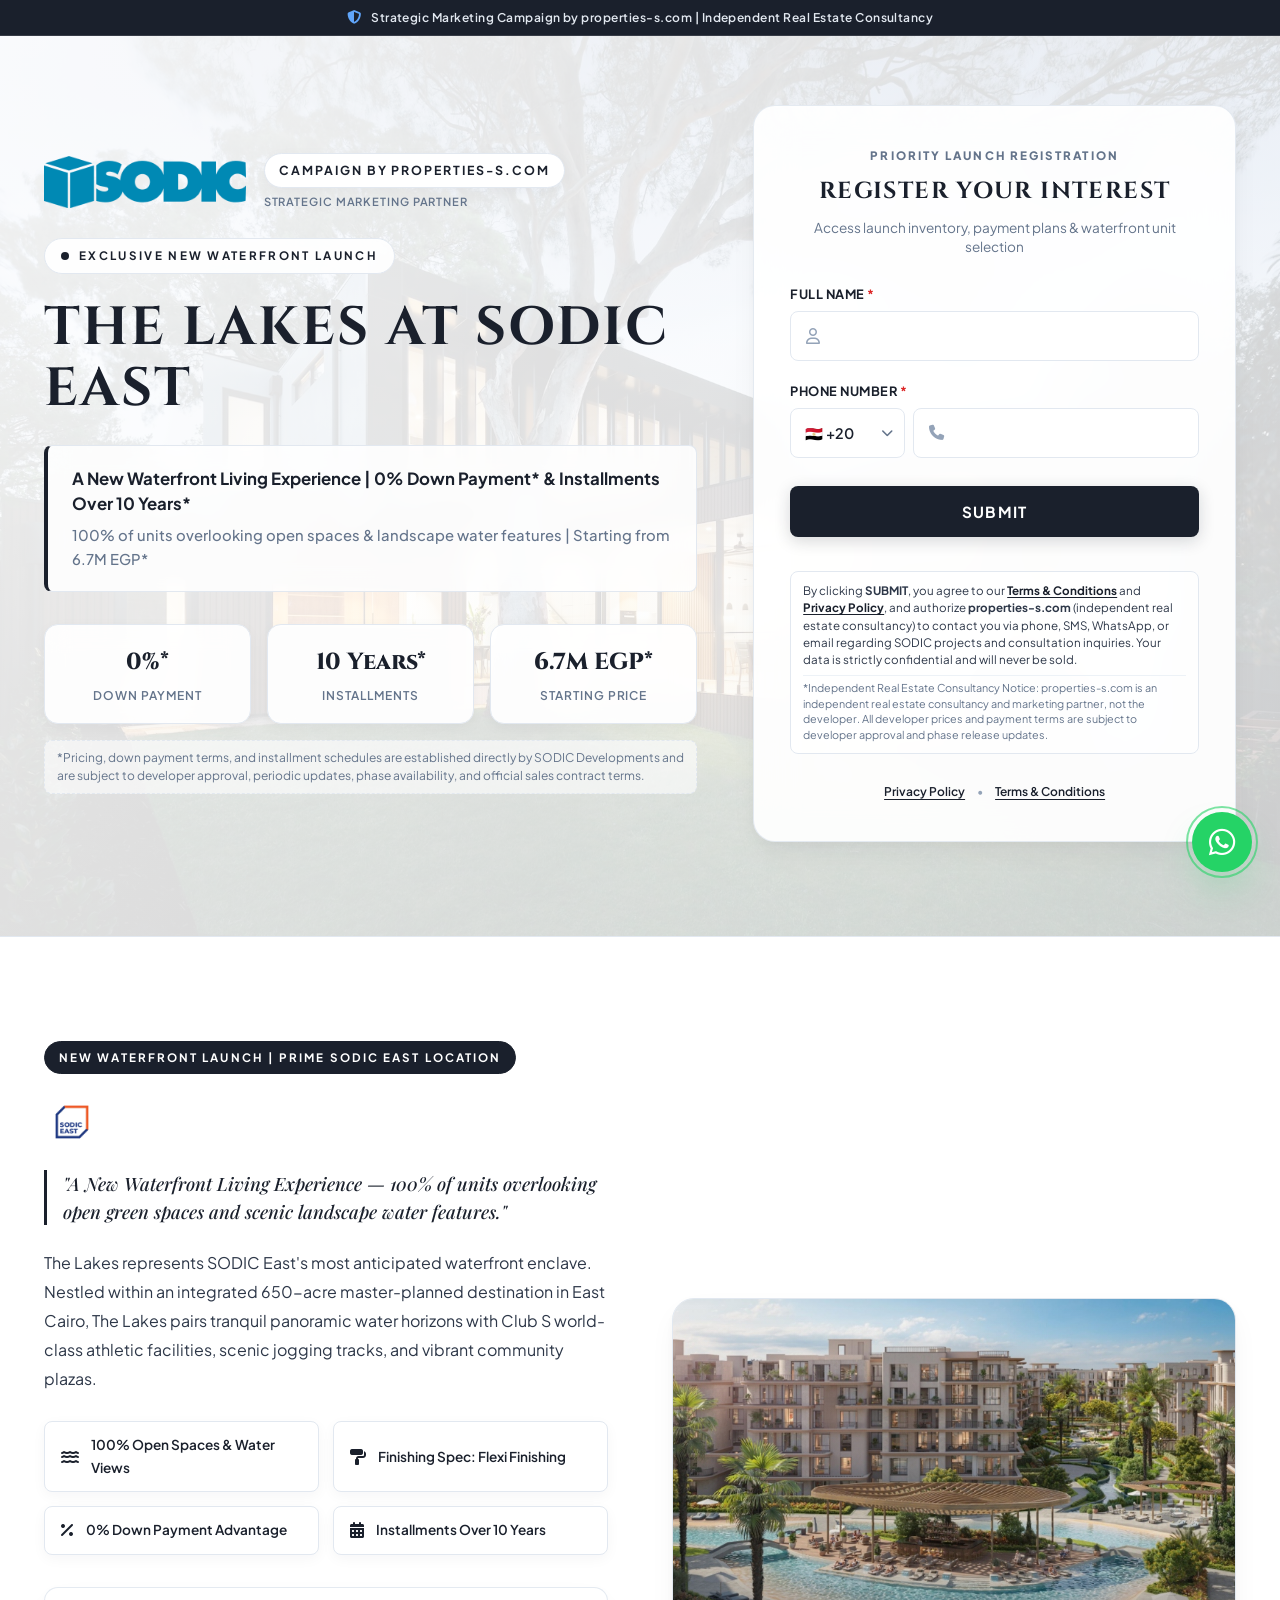
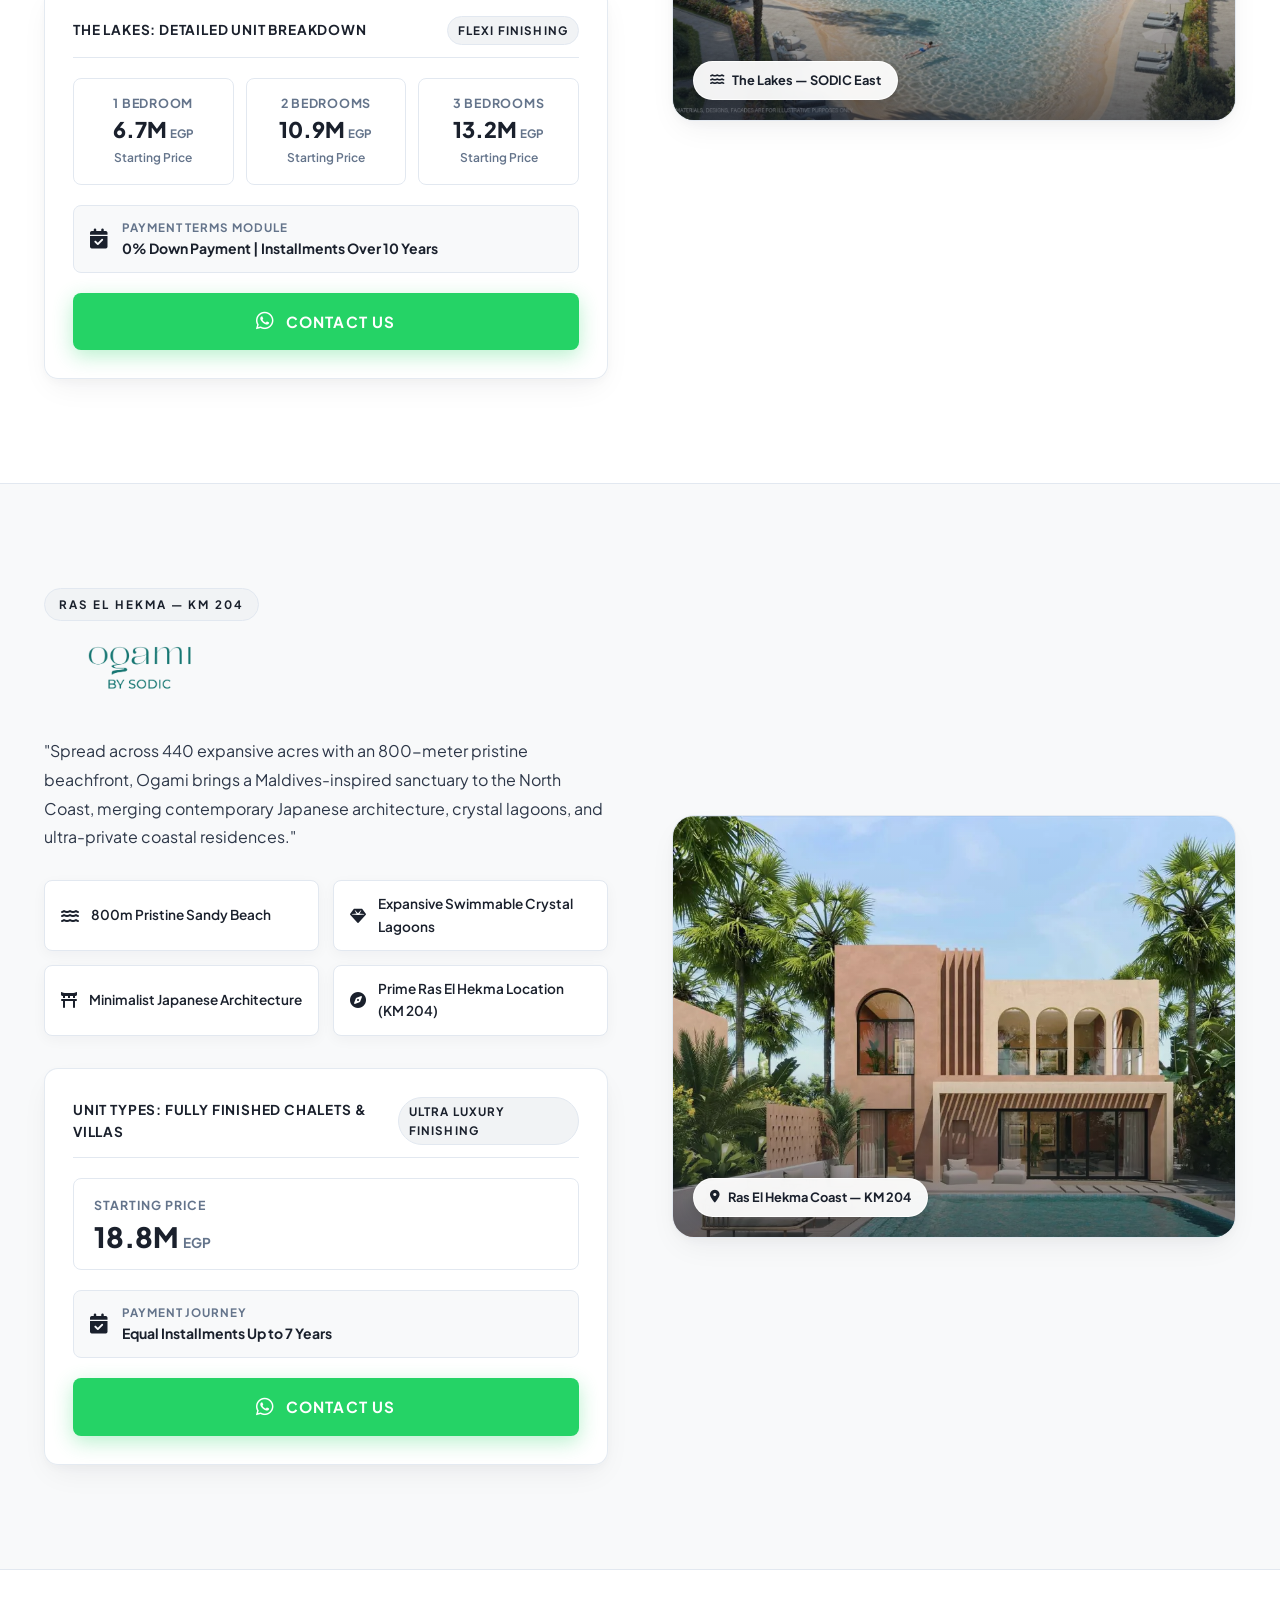
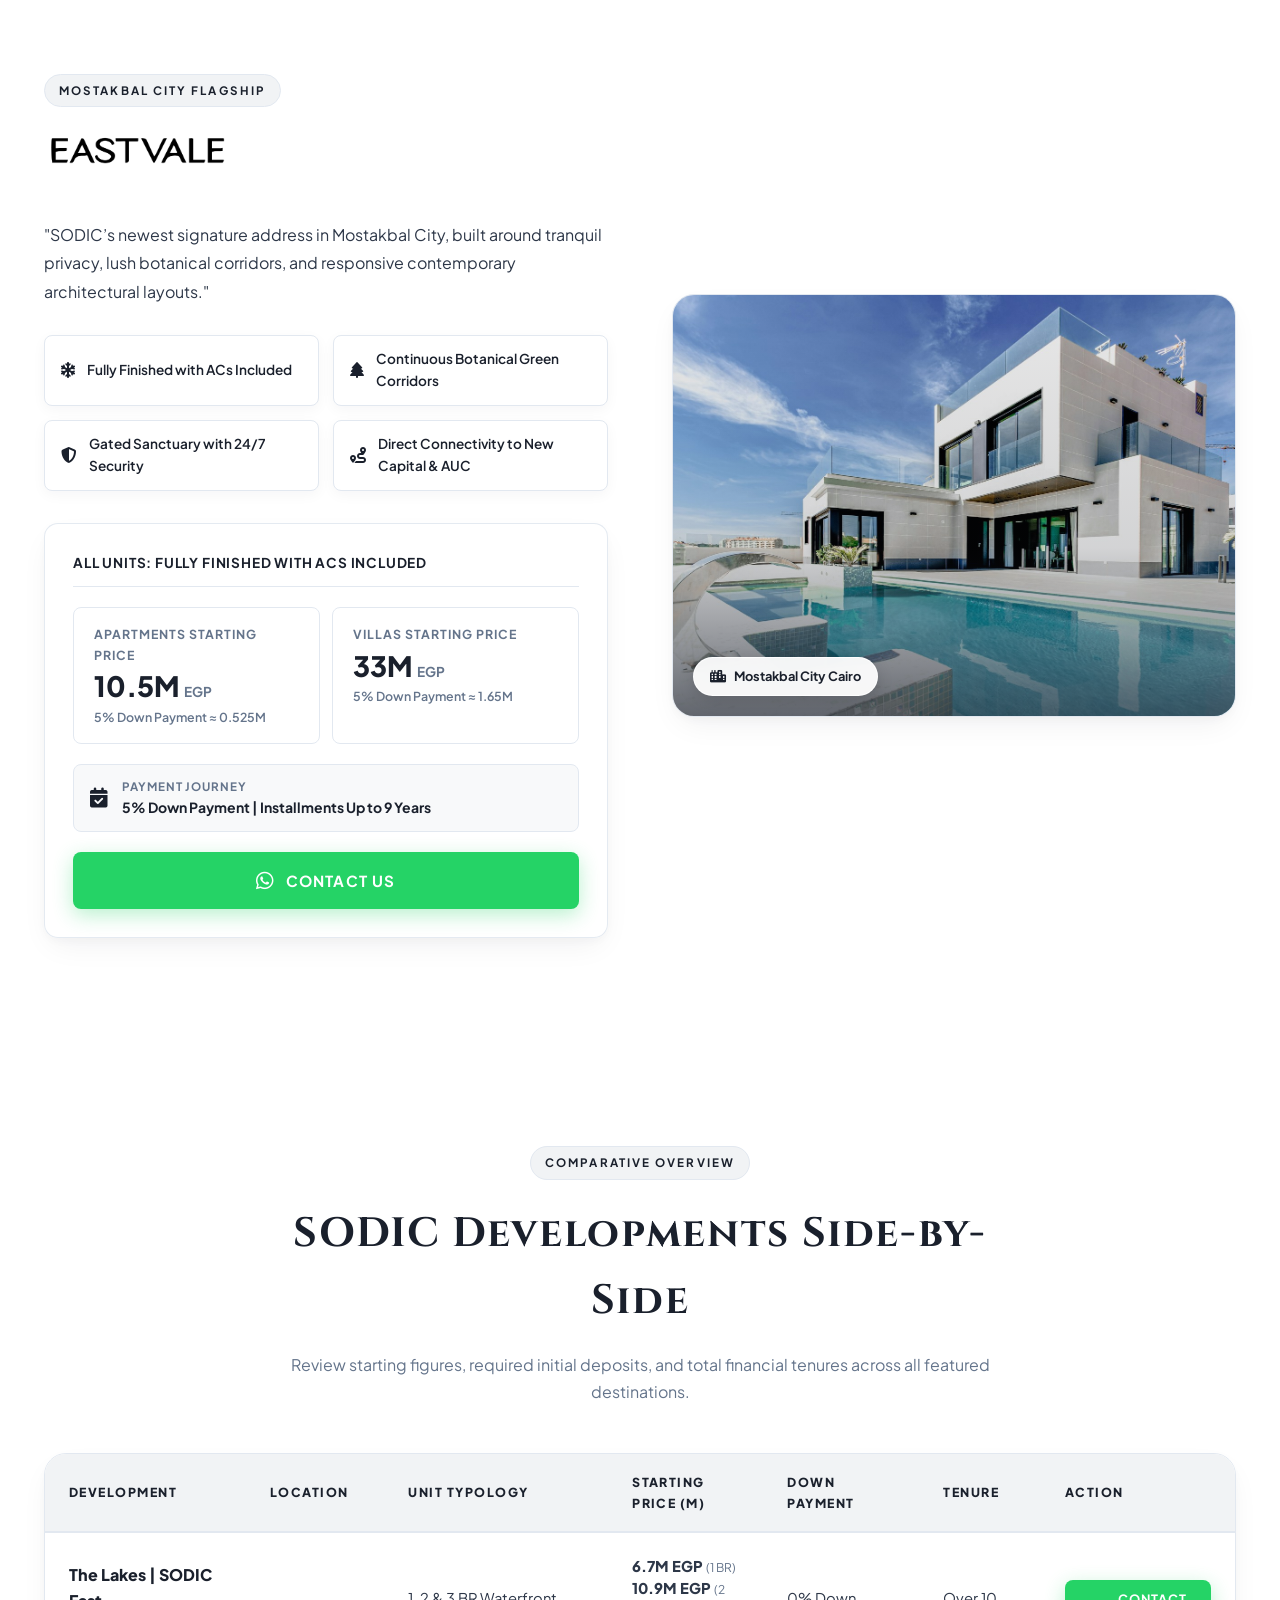
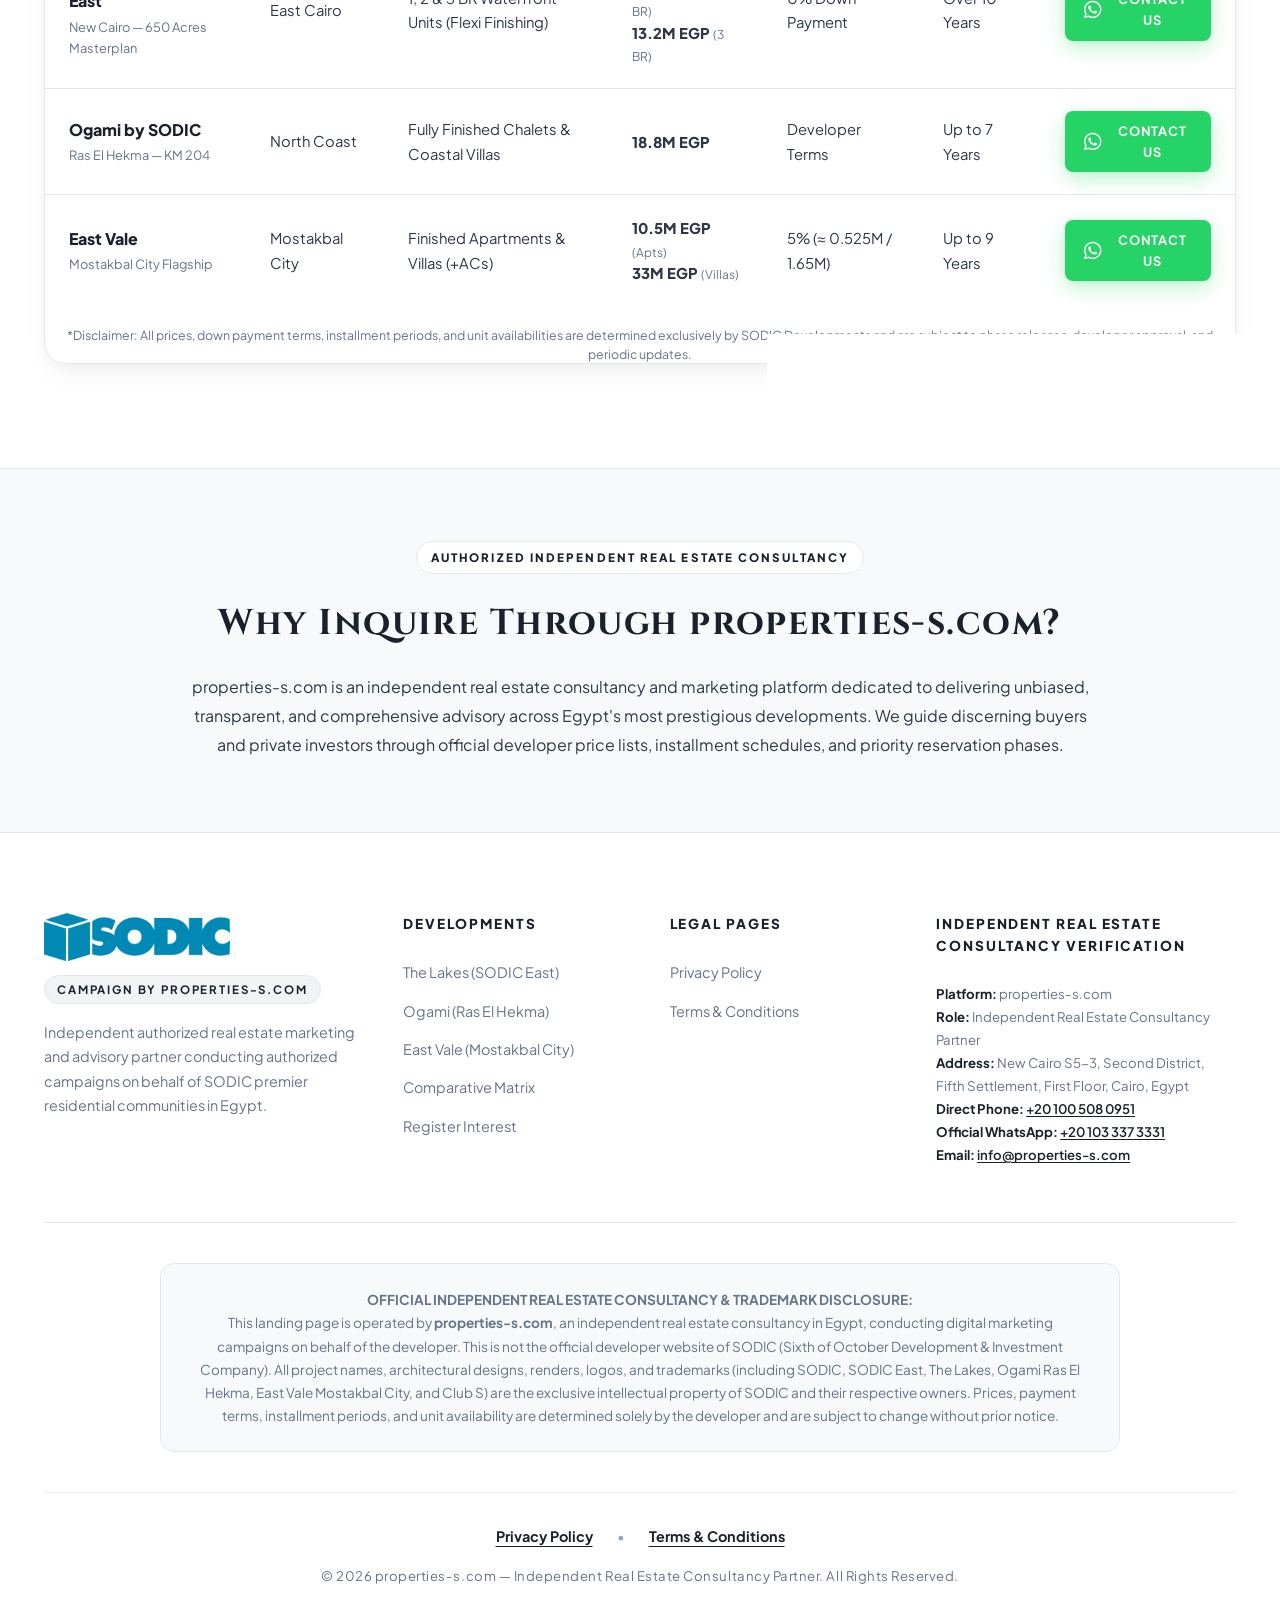
<file: index.html>
<!DOCTYPE html>
<html lang="en">
<head>
  <meta charset="UTF-8">
  <meta name="viewport" content="width=device-width, initial-scale=1.0, viewport-fit=cover">
  <title>The Lakes at SODIC East &amp; Premier Portfolio | By properties-s.com</title>
  <meta name="description" content="Discover The Lakes at SODIC East: A new waterfront living experience with 0% down payment and 10 years installments. Plus Ogami Ras El Hekma and East Vale Mostakbal City. Presented by properties-s.com.">

  <!-- Google tag (gtag.js) / Analytics placeholder -->
  
  <!-- Favicon -->
  <link rel="icon" type="image/png" href="/images/sodic-logo.png">

  <!-- Google Fonts: Editorial Serif (Cinzel, Playfair Display) & Clean Sans (Plus Jakarta Sans) -->
  <link rel="preconnect" href="https://fonts.googleapis.com">
  <link rel="preconnect" href="https://gstatic.com" crossorigin>
  <link href="https://fonts.googleapis.com/css2?family=Cinzel:wght@500;600;700;800&family=Playfair+Display:ital,wght@0,500;0,600;0,700;1,400;1,600&family=Plus+Jakarta+Sans:wght@400;500;600;700;800&display=swap" rel="stylesheet">

  <!-- Font Awesome 6 Icons -->
  <link rel="stylesheet" href="https://cdnjs.cloudflare.com/ajax/libs/font-awesome/6.5.1/css/all.min.css">

  <!-- Main Architectural Stylesheet (Strict Zero Gold Palette) -->
  <link rel="stylesheet" href="css/styles.css">
</head>
<body>

  <!-- ==========================================================================
       COMPLIANCE & STRATEGIC MARKETING TOPBAR (GOOGLE ADS POLICY COMPLIANCE)
       ========================================================================== -->
  <div class="broker-compliance-topbar">
    <i class="fa-solid fa-shield-halved"></i>
    <span>Strategic Marketing Campaign by properties-s.com | Independent Real Estate Consultancy</span>
  </div>

  <!-- ==========================================================================
       HERO SECTION & LEAD FORM (NEW LAUNCH FOCUS: THE LAKES AT SODIC EAST)
       ========================================================================== -->
  <section class="hero-section" id="hero">
    <!-- Bright Daylight Architectural Render Background -->
    <div class="hero-bg-wrapper">
      <img src="/images/the-lakes-architecture.jpg" alt="The Lakes at SODIC East Architecture" class="hero-bg-image" onerror="this.onerror=null; this.src='https://images.unsplash.com/photo-1600585154340-be6161a56a0c?auto=format&fit=crop&w=2000&q=85';">
      <div class="hero-overlay"></div>
    </div>

    <div class="container hero-grid">
      <!-- Left Column: Branding, Title & Strategic Narrative -->
      <div class="hero-content">
        <!-- Top Branding: Official SODIC logo (Size XL) with Strategic Marketing Partner Badge -->
        <div class="hero-branding">
          <img src="/images/sodic-logo.png" alt="SODIC Developments" class="hero-sodic-logo-xl" onerror="this.onerror=null; this.src='https://raw.githubusercontent.com/rahmasameh671-ai/sodic-new-3-10/main/public/images/sodic-logo.png';">
          <div class="hero-branding-meta">
            <span class="hero-subbadge">Campaign By properties-s.com</span>
            <span class="hero-partner-role">Strategic Marketing Partner</span>
          </div>
        </div>

        <!-- Pre-title / Launch Badge -->
        <div class="hero-launch-badge">
          <span class="badge-dot"></span>
          <span>EXCLUSIVE NEW WATERFRONT LAUNCH</span>
        </div>

        <!-- Main Headline (Editorial Architectural Serif) -->
        <h1 class="hero-headline">THE LAKES AT SODIC EAST</h1>

        <!-- Subtitle / Offer Highlight (Centered & Prominent) -->
        <div class="hero-subtitle-box">
          <div class="hero-subtitle-highlight">
            A New Waterfront Living Experience | 0% Down Payment* &amp; Installments Over 10 Years*
          </div>
          <div class="hero-key-line">
            100% of units overlooking open spaces &amp; landscape water features | Starting from 6.7M EGP*
          </div>
        </div>

        <!-- Architectural Value Stats -->
        <div class="hero-stats-row">
          <div class="hero-stat-card">
            <span class="hero-stat-number">0%*</span>
            <span class="hero-stat-label">Down Payment</span>
          </div>
          <div class="hero-stat-card">
            <span class="hero-stat-number">10 Years*</span>
            <span class="hero-stat-label">Installments</span>
          </div>
          <div class="hero-stat-card">
            <span class="hero-stat-number">6.7M EGP*</span>
            <span class="hero-stat-label">Starting Price</span>
          </div>
        </div>
        <div class="hero-disclaimer-note">
          *Pricing, down payment terms, and installment schedules are established directly by SODIC Developments and are subject to developer approval, periodic updates, phase availability, and official sales contract terms.
        </div>
      </div>

      <!-- Right Column: Simplified Frosted Glass Lead Capture Form (Name & Phone Only) -->
      <div class="hero-form-col" id="register">
        <div class="frosted-lead-card">
          <div class="lead-card-header">
            <div class="lead-card-pretitle">PRIORITY LAUNCH REGISTRATION</div>
            <h2 class="lead-card-title">REGISTER YOUR INTEREST</h2>
            <p class="lead-card-sub">Access launch inventory, payment plans &amp; waterfront unit selection</p>
          </div>

          <!-- Thank You Success State matching Zapier webhook confirmation -->
          <div id="leadSuccessState" class="lead-success-card" style="display: none; text-align: center; padding: 1.5rem; background-color: #f0fdf4; border-radius: 0.5rem; border: 1px solid #bbf7d0; margin-bottom: 1.25rem;">
            <h3 style="color: #166534; font-weight: 700; font-size: 1.125rem; margin-bottom: 0.5rem;">Thank You!</h3>
            <p style="color: #15803d; margin: 0 0 1rem 0; font-size: 0.95rem; line-height: 1.5;">Your details have been received. We will be in touch shortly.</p>
            <div style="display: flex; flex-direction: column; gap: 0.6rem; align-items: center; justify-content: center; margin-top: 0.75rem;">
              <a href="https://wa.me/201033373331?text=Hello%20properties-s.com,%20I%20just%20registered%20my%20interest%20in%20The%20Lakes%20at%20SODIC%20East." target="_blank" class="btn-whatsapp" style="display: inline-flex; align-items: center; justify-content: center; gap: 0.5rem; background-color: #25D366; color: #ffffff; padding: 0.65rem 1.25rem; border-radius: 0.375rem; font-weight: 600; text-decoration: none; font-size: 0.9rem; box-shadow: 0 2px 6px rgba(37,211,102,0.25);">
                <i class="fa-brands fa-whatsapp"></i> Chat on WhatsApp Now
              </a>
              <button type="button" id="resetLeadFormBtn" style="background: none; border: none; color: #166534; font-size: 0.8rem; text-decoration: underline; cursor: pointer; padding: 0.25rem;">
                Submit another response
              </button>
            </div>
          </div>

          <form class="lead-form" id="heroLeadForm">
            <!-- Full Name Field -->
            <div class="form-group">
              <label class="form-label" for="leadFullName">Full Name <span class="req">*</span></label>
              <div class="form-input-wrapper">
                <i class="fa-regular fa-user form-input-icon"></i>
                <input type="text" id="leadFullName" name="fullName" class="form-input" required>
              </div>
            </div>

            <!-- Phone Number Field with International Country Code Selector -->
            <div class="form-group">
              <label class="form-label" for="leadPhone">Phone Number <span class="req">*</span></label>
              <div class="phone-input-group">
                <div class="country-code-wrapper">
                  <select id="countryCode" name="countryCode" class="country-code-select" aria-label="Country Dial Code">
                    <option value="+20" selected>🇪🇬 +20</option>
                    <option value="+966">🇸🇦 +966</option>
                    <option value="+971">🇦🇪 +971</option>
                    <option value="+965">🇰🇼 +965</option>
                    <option value="+974">🇶🇦 +974</option>
                    <option value="+968">🇴🇲 +968</option>
                    <option value="+973">🇧🇭 +973</option>
                    <option value="+1">🇺🇸 +1</option>
                    <option value="+44">🇬🇧 +44</option>
                    <option value="+49">🇩🇪 +49</option>
                    <option value="+33">🇫🇷 +33</option>
                    <option value="+39">🇮🇹 +39</option>
                    <option value="+41">🇨🇭 +41</option>
                    <option value="+31">🇳🇱 +31</option>
                    <option value="+46">🇸🇪 +46</option>
                    <option value="+61">🇦🇺 +61</option>
                    <option value="+962">🇯🇴 +962</option>
                    <option value="+961">🇱🇧 +961</option>
                    <option value="+964">🇮🇶 +964</option>
                    <option value="+218">🇱🇾 +218</option>
                    <option value="+249">🇸🇩 +249</option>
                  </select>
                  <i class="fa-solid fa-chevron-down country-chevron"></i>
                </div>
                <div class="phone-input-wrapper">
                  <i class="fa-solid fa-phone phone-field-icon"></i>
                  <input type="tel" id="leadPhone" name="phoneNumber" class="form-input phone-number-input" required>
                </div>
              </div>
            </div>

            <!-- Solid Charcoal Submit Button -->
            <button type="submit" class="btn btn-charcoal btn-full" style="margin-top: 0.5rem;">
              SUBMIT
            </button>

            <!-- Location A: Mandatory Independent Real Estate Consultancy & Consent Disclaimer -->
            <div class="form-consent-box">
              <p class="form-disclaimer">
                By clicking <strong>SUBMIT</strong>, you agree to our <a href="terms.html" target="_blank" class="form-legal-inline">Terms &amp; Conditions</a> and <a href="privacy.html" target="_blank" class="form-legal-inline">Privacy Policy</a>, and authorize <strong>properties-s.com</strong> (independent real estate consultancy) to contact you via phone, SMS, WhatsApp, or email regarding SODIC projects and consultation inquiries. Your data is strictly confidential and will never be sold.
              </p>
              <p class="form-disclaimer-sub">
                *Independent Real Estate Consultancy Notice: properties-s.com is an independent real estate consultancy and marketing partner, not the developer. All developer prices and payment terms are subject to developer approval and phase release updates.
              </p>
            </div>
            <div class="form-legal-links">
              <a href="privacy.html" target="_blank" class="form-legal-link">Privacy Policy</a>
              <span style="color: var(--text-subtle);">&bull;</span>
              <a href="terms.html" target="_blank" class="form-legal-link">Terms &amp; Conditions</a>
            </div>
          </form>
        </div>
      </div>
    </div>
  </section>

  <!-- ==========================================================================
       3. SECTION 1: THE LAKES | SODIC EAST (NEW WATERFRONT LAUNCH)
       ========================================================================== -->
  <section class="project-section section-spacing section-border-top" id="the-lakes">
    <div class="container">
      <div class="project-grid">
        <!-- Narrative & Pricing Details -->
        <div class="project-narrative-col">
          <div class="project-header-group">
            <span class="subheading-badge highlight-badge">NEW WATERFRONT LAUNCH | PRIME SODIC EAST LOCATION</span>
            <!-- Official SODIC East Logo as Primary Visual Title -->
            <img src="/images/sodic-east-logo.png" alt="SODIC East" class="project-official-logo project-logo-sodic-east" onerror="this.onerror=null; this.src='https://raw.githubusercontent.com/rahmasameh671-ai/sodic-new-3-10/main/public/images/sodic-east-logo.png';">
            <div class="project-tagline">
              "A New Waterfront Living Experience &mdash; 100% of units overlooking open green spaces and scenic landscape water features."
            </div>
          </div>

          <p class="project-narrative">
            The Lakes represents SODIC East's most anticipated waterfront enclave. Nestled within an integrated 650-acre master-planned destination in East Cairo, The Lakes pairs tranquil panoramic water horizons with Club S world-class athletic facilities, scenic jogging tracks, and vibrant community plazas.
          </p>

          <!-- Core Highlights -->
          <div class="project-features-list">
            <div class="feature-item">
              <i class="fa-solid fa-water"></i>
              <span>100% Open Spaces &amp; Water Views</span>
            </div>
            <div class="feature-item">
              <i class="fa-solid fa-paint-roller"></i>
              <span>Finishing Spec: Flexi Finishing</span>
            </div>
            <div class="feature-item">
              <i class="fa-solid fa-percent"></i>
              <span>0% Down Payment Advantage</span>
            </div>
            <div class="feature-item">
              <i class="fa-solid fa-calendar-days"></i>
              <span>Installments Over 10 Years</span>
            </div>
          </div>

          <!-- Minimalist Translucent Inventory & Pricing Card -->
          <div class="pricing-module-card">
            <div class="card-top-tagline">
              <span class="card-unit-type">The Lakes: Detailed Unit Breakdown</span>
              <span class="card-finish-tag">Flexi Finishing</span>
            </div>

            <!-- Detailed 3-Tier Unit Breakdown in 'M' format -->
            <div class="lakes-units-grid">
              <div class="lakes-unit-card">
                <span class="lakes-unit-title">1 Bedroom</span>
                <div class="lakes-unit-price">
                  6.7M<span class="currency">EGP</span>
                </div>
                <span style="font-size:0.75rem; color:var(--text-muted); font-weight:600;">Starting Price</span>
              </div>

              <div class="lakes-unit-card">
                <span class="lakes-unit-title">2 Bedrooms</span>
                <div class="lakes-unit-price">
                  10.9M<span class="currency">EGP</span>
                </div>
                <span style="font-size:0.75rem; color:var(--text-muted); font-weight:600;">Starting Price</span>
              </div>

              <div class="lakes-unit-card">
                <span class="lakes-unit-title">3 Bedrooms</span>
                <div class="lakes-unit-price">
                  13.2M<span class="currency">EGP</span>
                </div>
                <span style="font-size:0.75rem; color:var(--text-muted); font-weight:600;">Starting Price</span>
              </div>
            </div>

            <!-- Payment Journey Box -->
            <div class="payment-journey-box">
              <i class="fa-solid fa-calendar-check"></i>
              <div class="payment-journey-details">
                <span class="payment-plan-label">Payment Terms Module</span>
                <span class="payment-plan-value">0% Down Payment | Installments Over 10 Years</span>
              </div>
            </div>

            <!-- Solid WhatsApp Green CTA Button -->
            <a href="https://wa.me/201033373331?text=Hello%2C%20I%20would%20like%20to%20inquire%20about%20The%20Lakes%20at%20SODIC%20East" target="_blank" class="btn btn-whatsapp btn-full">
              <i class="fa-brands fa-whatsapp"></i> CONTACT US
            </a>
          </div>
        </div>

        <!-- Realistic Visual Showcase: Official SODIC East The Lakes Image -->
        <div class="project-card-col">
          <div class="project-visual-box">
            <img src="/images/sodic-east-lakes.jpg" alt="The Lakes at SODIC East Crystal Water Lagoons & Architecture" onerror="this.onerror=null; this.src='https://raw.githubusercontent.com/rahmasameh671-ai/sodic-new-3-10/main/public/images/sodic-east-lakes.jpg';">
            <div class="project-visual-overlay"></div>
            <div class="visual-floating-badge">
              <i class="fa-solid fa-water"></i> The Lakes &mdash; SODIC East
            </div>
          </div>
        </div>
      </div>
    </div>
  </section>

  <!-- ==========================================================================
       4. SECTION 2: OGAMI BY SODIC (RAS EL HEKMA)
       ========================================================================== -->
  <section class="project-section alt-bg section-spacing section-border-top" id="ogami">
    <div class="container">
      <div class="project-grid reverse-grid">
        <!-- Narrative & Pricing Details -->
        <div class="project-narrative-col">
          <div class="project-header-group">
            <span class="subheading-badge">RAS EL HEKMA &mdash; KM 204</span>
            <!-- Official Ogami Logo as Primary Visual Title -->
            <img src="/images/ogami-logo.png" alt="Ogami by SODIC" class="project-official-logo project-logo-ogami" onerror="this.onerror=null; this.src='https://raw.githubusercontent.com/rahmasameh671-ai/sodic-new-3-10/main/public/images/ogami-logo.png';">
          </div>

          <p class="project-narrative">
            "Spread across 440 expansive acres with an 800-meter pristine beachfront, Ogami brings a Maldives-inspired sanctuary to the North Coast, merging contemporary Japanese architecture, crystal lagoons, and ultra-private coastal residences."
          </p>

          <!-- Core Highlights -->
          <div class="project-features-list">
            <div class="feature-item">
              <i class="fa-solid fa-water"></i>
              <span>800m Pristine Sandy Beach</span>
            </div>
            <div class="feature-item">
              <i class="fa-solid fa-gem"></i>
              <span>Expansive Swimmable Crystal Lagoons</span>
            </div>
            <div class="feature-item">
              <i class="fa-solid fa-torii-gate"></i>
              <span>Minimalist Japanese Architecture</span>
            </div>
            <div class="feature-item">
              <i class="fa-solid fa-compass"></i>
              <span>Prime Ras El Hekma Location (KM 204)</span>
            </div>
          </div>

          <!-- Minimalist Translucent Inventory & Pricing Card -->
          <div class="pricing-module-card">
            <div class="card-top-tagline">
              <span class="card-unit-type">Unit Types: Fully Finished Chalets &amp; Villas</span>
              <span class="card-finish-tag">Ultra Luxury Finishing</span>
            </div>

            <div class="price-showcase-row">
              <div class="single-price-block">
                <span class="price-meta-label">Starting Price</span>
                <div class="price-main-figure">
                  18.8M<span class="currency">EGP</span>
                </div>
              </div>
            </div>

            <!-- Payment Journey -->
            <div class="payment-journey-box">
              <i class="fa-solid fa-calendar-check"></i>
              <div class="payment-journey-details">
                <span class="payment-plan-label">Payment Journey</span>
                <span class="payment-plan-value">Equal Installments Up to 7 Years</span>
              </div>
            </div>

            <!-- Solid WhatsApp Green CTA Button -->
            <a href="https://wa.me/201033373331?text=Hello%2C%20I%20would%20like%20to%20inquire%20about%20Ogami%20by%20SODIC" target="_blank" class="btn btn-whatsapp btn-full">
              <i class="fa-brands fa-whatsapp"></i> CONTACT US
            </a>
          </div>
        </div>

        <!-- Realistic Visual Showcase: Villa Architecture with Private Pool & Palms -->
        <div class="project-card-col">
          <div class="project-visual-box">
            <img src="/images/ogami-villa.webp" alt="Ogami Ras El Hekma Coastal Villa Architecture" onerror="this.onerror=null; this.src='https://raw.githubusercontent.com/rahmasameh671-ai/sodic-new-3-10/main/public/images/ogami-villa.webp';">
            <div class="project-visual-overlay"></div>
            <div class="visual-floating-badge">
              <i class="fa-solid fa-location-dot"></i> Ras El Hekma Coast &mdash; KM 204
            </div>
          </div>
        </div>
      </div>
    </div>
  </section>

  <!-- ==========================================================================
       5. SECTION 3: EAST VALE (MOSTAKBAL CITY)
       ========================================================================== -->
  <section class="project-section section-spacing section-border-top" id="east-vale">
    <div class="container">
      <div class="project-grid">
        <!-- Narrative & Pricing Details -->
        <div class="project-narrative-col">
          <div class="project-header-group">
            <span class="subheading-badge">MOSTAKBAL CITY FLAGSHIP</span>
            <!-- Official East Vale Logo as Primary Visual Title -->
            <img src="/images/eastvale-logo.png" alt="East Vale Mostakbal City" class="project-official-logo project-logo-eastvale" onerror="this.onerror=null; this.src='https://raw.githubusercontent.com/rahmasameh671-ai/sodic-new-3-10/main/public/images/eastvale-logo.png';">
          </div>

          <p class="project-narrative">
            "SODIC’s newest signature address in Mostakbal City, built around tranquil privacy, lush botanical corridors, and responsive contemporary architectural layouts."
          </p>

          <!-- Core Highlights -->
          <div class="project-features-list">
            <div class="feature-item">
              <i class="fa-solid fa-snowflake"></i>
              <span>Fully Finished with ACs Included</span>
            </div>
            <div class="feature-item">
              <i class="fa-solid fa-tree"></i>
              <span>Continuous Botanical Green Corridors</span>
            </div>
            <div class="feature-item">
              <i class="fa-solid fa-shield-halved"></i>
              <span>Gated Sanctuary with 24/7 Security</span>
            </div>
            <div class="feature-item">
              <i class="fa-solid fa-route"></i>
              <span>Direct Connectivity to New Capital &amp; AUC</span>
            </div>
          </div>

          <!-- Minimalist Translucent Inventory & Pricing Card -->
          <div class="pricing-module-card">
            <div class="card-top-tagline">
              <span class="card-unit-type">All Units: Fully Finished with ACs Included</span>
            </div>

            <!-- Dual Pricing Breakdown (Apartments & Villas) in 'M' format -->
            <div class="dual-price-grid">
              <div class="single-price-block">
                <span class="price-meta-label">Apartments Starting Price</span>
                <div class="price-main-figure">
                  10.5M<span class="currency">EGP</span>
                </div>
                <div class="down-payment-calc">
                  5% Down Payment &asymp; 0.525M
                </div>
              </div>

              <div class="single-price-block">
                <span class="price-meta-label">Villas Starting Price</span>
                <div class="price-main-figure">
                  33M<span class="currency">EGP</span>
                </div>
                <div class="down-payment-calc">
                  5% Down Payment &asymp; 1.65M
                </div>
              </div>
            </div>

            <!-- Payment Journey -->
            <div class="payment-journey-box">
              <i class="fa-solid fa-calendar-check"></i>
              <div class="payment-journey-details">
                <span class="payment-plan-label">Payment Journey</span>
                <span class="payment-plan-value">5% Down Payment | Installments Up to 9 Years</span>
              </div>
            </div>

            <!-- Solid WhatsApp Green CTA Button -->
            <a href="https://wa.me/201033373331?text=Hello%2C%20I%20would%20like%20to%20inquire%20about%20East%20Vale%20Mostakbal%20City%20by%20SODIC" target="_blank" class="btn btn-whatsapp btn-full">
              <i class="fa-brands fa-whatsapp"></i> CONTACT US
            </a>
          </div>
        </div>

        <!-- Realistic Visual Showcase: Lush Green Landscapes & Modern Blocks -->
        <div class="project-card-col">
          <div class="project-visual-box">
            <img src="/images/eastvale-architecture.jpg" alt="East Vale Mostakbal City Architecture & Gardens" onerror="this.onerror=null; this.src='https://images.unsplash.com/photo-1600596542815-ffad4c1539a9?auto=format&fit=crop&w=1400&q=85';">
            <div class="project-visual-overlay"></div>
            <div class="visual-floating-badge">
              <i class="fa-solid fa-city"></i> Mostakbal City Cairo
            </div>
          </div>
        </div>
      </div>
    </div>
  </section>

  <!-- ==========================================================================
       6. PORTFOLIO COMPARISON MATRIX
       ========================================================================== -->
  <section class="section-spacing matrix-section" id="comparison">
    <div class="container">
      <div class="intro-header-block">
        <span class="subheading-badge">COMPARATIVE OVERVIEW</span>
        <h2 class="intro-main-title">SODIC Developments Side-by-Side</h2>
        <p class="intro-lead-text">
          Review starting figures, required initial deposits, and total financial tenures across all featured destinations.
        </p>
      </div>

      <div class="mobile-table-hint">
        <i class="fa-solid fa-arrows-left-right"></i> Scroll table horizontally to view full matrix
      </div>

      <div class="matrix-table-container">
        <table class="portfolio-table">
          <thead>
            <tr>
              <th>Development</th>
              <th>Location</th>
              <th>Unit Typology</th>
              <th>Starting Price (M)</th>
              <th>Down Payment</th>
              <th>Tenure</th>
              <th>Action</th>
            </tr>
          </thead>
          <tbody>
            <tr>
              <td>
                <div class="table-proj-name">The Lakes | SODIC East</div>
                <div class="table-proj-location">New Cairo &mdash; 650 Acres Masterplan</div>
              </td>
              <td>East Cairo</td>
              <td>1, 2 &amp; 3 BR Waterfront Units (Flexi Finishing)</td>
              <td class="table-price-m">
                6.7M EGP <span style="font-size:0.75rem; font-weight:normal; color:var(--text-muted);">(1 BR)</span><br>
                10.9M EGP <span style="font-size:0.75rem; font-weight:normal; color:var(--text-muted);">(2 BR)</span><br>
                13.2M EGP <span style="font-size:0.75rem; font-weight:normal; color:var(--text-muted);">(3 BR)</span>
              </td>
              <td>0% Down Payment</td>
              <td>Over 10 Years</td>
              <td>
                <a href="https://wa.me/201033373331?text=Hello%2C%20I%20would%20like%20to%20inquire%20about%20The%20Lakes%20at%20SODIC%20East" target="_blank" class="btn btn-whatsapp" style="padding: 0.6rem 1.2rem; font-size: 0.8rem;">
                  <i class="fa-brands fa-whatsapp"></i> CONTACT US
                </a>
              </td>
            </tr>
            <tr>
              <td>
                <div class="table-proj-name">Ogami by SODIC</div>
                <div class="table-proj-location">Ras El Hekma &mdash; KM 204</div>
              </td>
              <td>North Coast</td>
              <td>Fully Finished Chalets &amp; Coastal Villas</td>
              <td class="table-price-m">18.8M EGP</td>
              <td>Developer Terms</td>
              <td>Up to 7 Years</td>
              <td>
                <a href="https://wa.me/201033373331?text=Hello%2C%20I%20would%20like%20to%20inquire%20about%20Ogami%20by%20SODIC" target="_blank" class="btn btn-whatsapp" style="padding: 0.6rem 1.2rem; font-size: 0.8rem;">
                  <i class="fa-brands fa-whatsapp"></i> CONTACT US
                </a>
              </td>
            </tr>
            <tr>
              <td>
                <div class="table-proj-name">East Vale</div>
                <div class="table-proj-location">Mostakbal City Flagship</div>
              </td>
              <td>Mostakbal City</td>
              <td>Finished Apartments &amp; Villas (+ACs)</td>
              <td class="table-price-m">
                10.5M EGP <span style="font-size:0.75rem; font-weight:normal; color:var(--text-muted);">(Apts)</span><br>
                33M EGP <span style="font-size:0.75rem; font-weight:normal; color:var(--text-muted);">(Villas)</span>
              </td>
              <td>5% (&asymp; 0.525M / 1.65M)</td>
              <td>Up to 9 Years</td>
              <td>
                <a href="https://wa.me/201033373331?text=Hello%2C%20I%20would%20like%20to%20inquire%20about%20East%20Vale%20Mostakbal%20City%20by%20SODIC" target="_blank" class="btn btn-whatsapp" style="padding: 0.6rem 1.2rem; font-size: 0.8rem;">
                  <i class="fa-brands fa-whatsapp"></i> CONTACT US
                </a>
              </td>
            </tr>
          </tbody>
        </table>
        <p style="font-size: 0.775rem; color: var(--text-muted); text-align: center; margin-top: 1.25rem; line-height: 1.5;">
          *Disclaimer: All prices, down payment terms, installment periods, and unit availabilities are determined exclusively by SODIC Developments and are subject to phase releases, developer approval, and periodic updates.
        </p>
      </div>
    </div>
  </section>

  <!-- ==========================================================================
       7. ABOUT PROPERTIES-S.COM & ADVISORY DESK
       ========================================================================== -->
  <section class="about-properties-strip">
    <div class="container">
      <div class="about-content-wrapper">
        <span class="about-badge">AUTHORIZED INDEPENDENT REAL ESTATE CONSULTANCY</span>
        <h2 class="about-title">Why Inquire Through properties-s.com?</h2>
        <p class="about-text">
          properties-s.com is an independent real estate consultancy and marketing platform dedicated to delivering unbiased, transparent, and comprehensive advisory across Egypt's most prestigious developments. We guide discerning buyers and private investors through official developer price lists, installment schedules, and priority reservation phases.
        </p>
      </div>
    </div>
  </section>

  <!-- ==========================================================================
       8. FOOTER & LOCATION B DISCLAIMER & CENTERED LEGAL LINKS
       ========================================================================== -->
  <footer class="main-footer">
    <div class="container">
      <div class="footer-top-grid">
        <!-- Brand Column -->
        <div class="footer-brand-col">
          <div>
            <img src="/images/sodic-logo.png" alt="SODIC Developments" class="footer-sodic-logo" onerror="this.onerror=null; this.src='https://raw.githubusercontent.com/rahmasameh671-ai/sodic-new-3-10/main/public/images/sodic-logo.png';">
            <span class="footer-subbadge">Campaign By properties-s.com</span>
          </div>
          <p class="footer-desc">
            Independent authorized real estate marketing and advisory partner conducting authorized campaigns on behalf of SODIC premier residential communities in Egypt.
          </p>
        </div>

        <!-- Portfolio Quick Links -->
        <div>
          <h4 class="footer-col-title">Developments</h4>
          <ul class="footer-links-list">
            <li><a href="#the-lakes" class="footer-link">The Lakes (SODIC East)</a></li>
            <li><a href="#ogami" class="footer-link">Ogami (Ras El Hekma)</a></li>
            <li><a href="#east-vale" class="footer-link">East Vale (Mostakbal City)</a></li>
            <li><a href="#comparison" class="footer-link">Comparative Matrix</a></li>
            <li><a href="#register" class="footer-link">Register Interest</a></li>
          </ul>
        </div>

        <!-- Standalone Clickable Legal Pages (Location B) -->
        <div>
          <h4 class="footer-col-title">Legal Pages</h4>
          <ul class="footer-links-list">
            <li><a href="privacy.html" target="_blank" class="footer-link">Privacy Policy</a></li>
            <li><a href="terms.html" target="_blank" class="footer-link">Terms &amp; Conditions</a></li>
          </ul>
        </div>

        <!-- Corporate Independent Real Estate Consultancy & Contact Verification (Google Ads Policy Compliance) -->
        <div class="footer-contact-col">
          <h4 class="footer-col-title">Independent Real Estate Consultancy Verification</h4>
          <p class="footer-compliance-text">
            <strong>Platform:</strong> properties-s.com<br>
            <strong>Role:</strong> Independent Real Estate Consultancy Partner<br>
            <strong>Address:</strong> New Cairo S5-3, Second District, Fifth Settlement, First Floor, Cairo, Egypt<br>
            <strong>Direct Phone:</strong> <a href="tel:+201005080951" class="footer-contact-link">+20 100 508 0951</a><br>
            <strong>Official WhatsApp:</strong> <a href="https://wa.me/201033373331" target="_blank" rel="noopener" class="footer-contact-link">+20 103 337 3331</a><br>
            <strong>Email:</strong> <a href="mailto:info@properties-s.com" class="footer-contact-link">info@properties-s.com</a>
          </p>
        </div>
      </div>

      <!-- Mandatory Google Ads Compliance & Trademark Disclaimer -->
      <div class="footer-disclosures-block">
        <div class="disclosure-notice-box" style="text-align: center; max-width: 960px; margin: 0 auto;">
          <p class="disclosure-text">
            <strong>OFFICIAL INDEPENDENT REAL ESTATE CONSULTANCY &amp; TRADEMARK DISCLOSURE:</strong><br>
            This landing page is operated by <strong>properties-s.com</strong>, an independent real estate consultancy in Egypt, conducting digital marketing campaigns on behalf of the developer. This is not the official developer website of SODIC (Sixth of October Development &amp; Investment Company). All project names, architectural designs, renders, logos, and trademarks (including SODIC, SODIC East, The Lakes, Ogami Ras El Hekma, East Vale Mostakbal City, and Club S) are the exclusive intellectual property of SODIC and their respective owners. Prices, payment terms, installment periods, and unit availability are determined solely by the developer and are subject to change without prior notice.
          </p>
        </div>
      </div>

      <!-- Legal Links & Signature (Location B) - Centered at Absolute Bottom -->
      <div class="footer-bottom-bar">
        <div class="footer-legal-centered">
          <a href="privacy.html" target="_blank">Privacy Policy</a>
          <span style="color: var(--text-subtle);">&bull;</span>
          <a href="terms.html" target="_blank">Terms &amp; Conditions</a>
        </div>
        <div class="footer-copyright">
          &copy; 2026 properties-s.com &mdash; Independent Real Estate Consultancy Partner. All Rights Reserved.
        </div>
      </div>
    </div>
  </footer>

  <!-- ==========================================================================
       9. FLOATING CORNER BUTTON (ROUND ICON-ONLY WHATSAPP TO +201033373331)
       ========================================================================== -->
  <div class="floating-actions-container">
    <a href="https://wa.me/201033373331?text=Hello%2C%20I%20would%20like%20to%20inquire%20about%20SODIC%20Developments" target="_blank" class="floating-whatsapp-btn" title="Chat on WhatsApp (+201033373331)" aria-label="Chat on WhatsApp (+201033373331)">
      <i class="fa-brands fa-whatsapp"></i>
    </a>
  </div>

  <!-- ==========================================================================
       10. LEAD SUBMISSION TOAST NOTIFICATION
       ========================================================================== -->
  <div class="lead-toast" id="leadToast">
    <i class="fa-solid fa-circle-check lead-toast-icon"></i>
    <div class="lead-toast-body">
      <h4>Interest Registered</h4>
      <p>Thank you. Your inquiry has been routed to our senior property consultants.</p>
    </div>
  </div>

  <!-- Main JavaScript Engine -->
  <script src="js/main.js"></script>
</body>
</html>
</file>
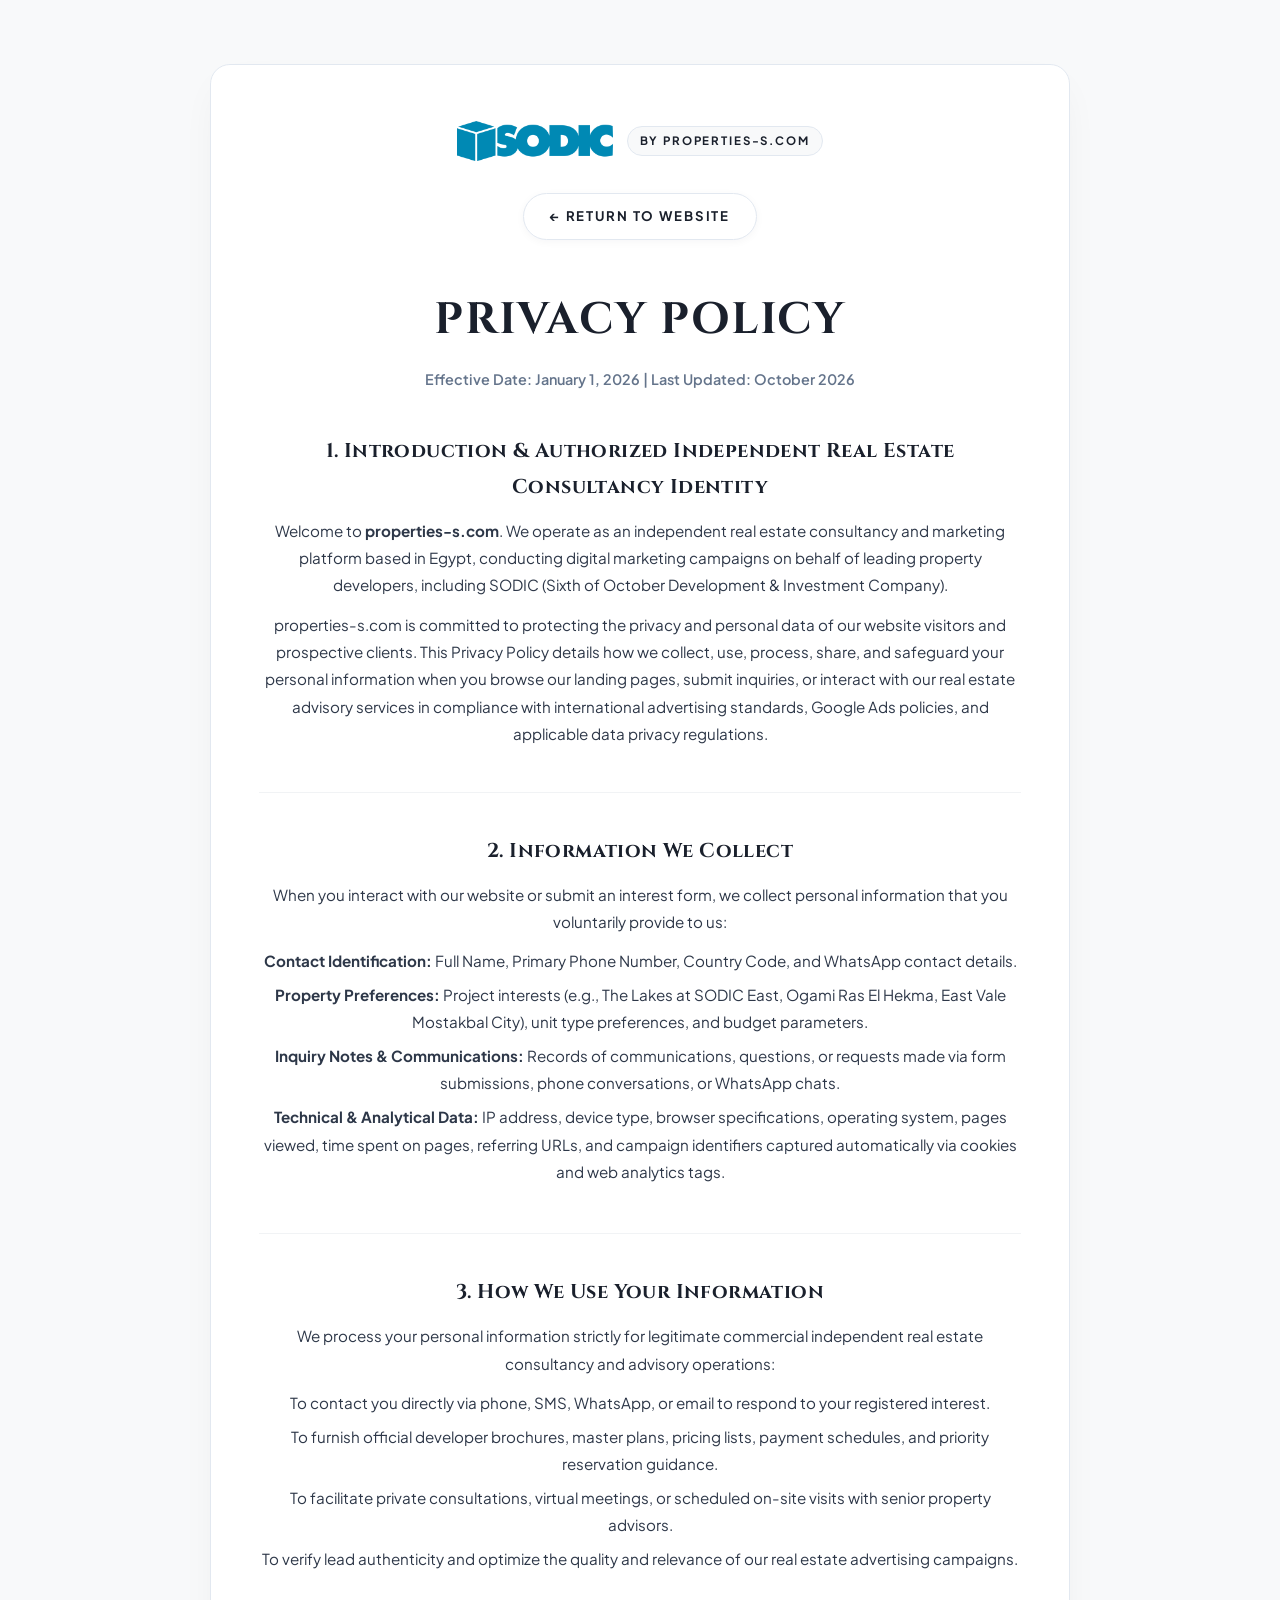
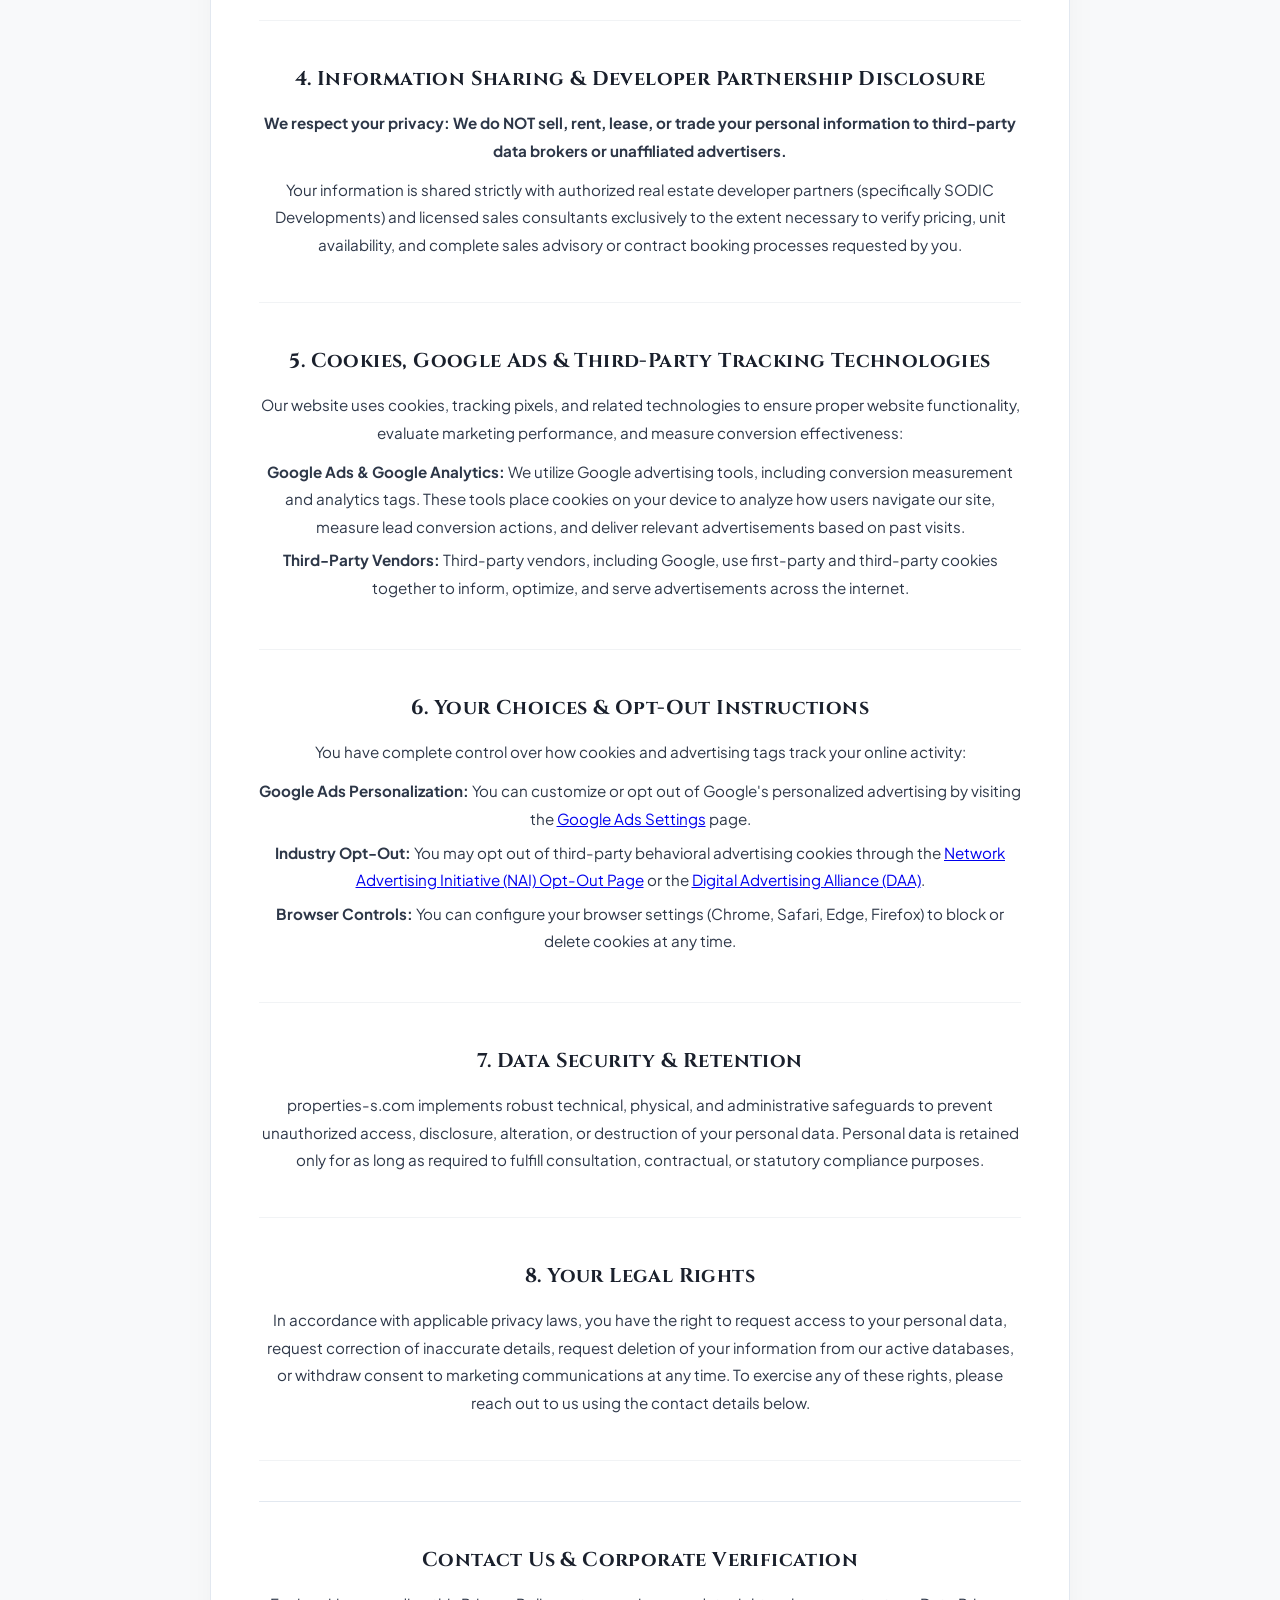
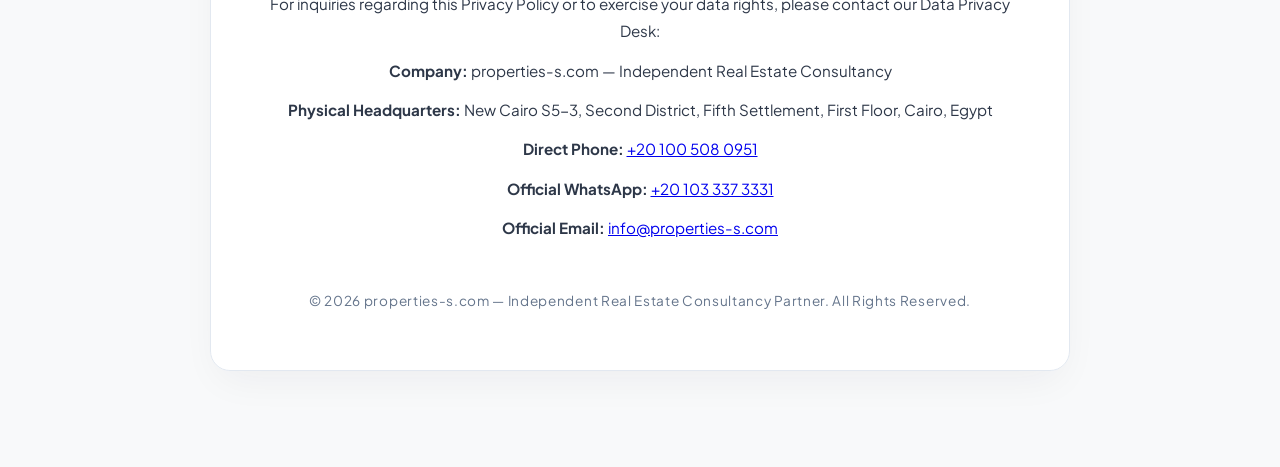
<file: privacy.html>
<!DOCTYPE html>
<html lang="en">
<head>
  <meta charset="UTF-8">
  <meta name="viewport" content="width=device-width, initial-scale=1.0, viewport-fit=cover">
  <title>Privacy Policy | properties-s.com</title>

  <!-- Google tag (gtag.js) / Analytics placeholder -->

  <!-- Favicon -->
  <link rel="icon" type="image/png" href="/images/sodic-logo.png">

  <link rel="preconnect" href="https://fonts.googleapis.com">
  <link rel="preconnect" href="https://fonts.gstatic.com" crossorigin>
  <link href="https://fonts.googleapis.com/css2?family=Cinzel:wght@600;700;800&family=Playfair+Display:ital,wght@0,600;0,700;1,400&family=Plus+Jakarta+Sans:wght@400;500;600;700;800&display=swap" rel="stylesheet">
  
  <style>
    *, *::before, *::after {
      box-sizing: border-box;
      margin: 0;
      padding: 0;
    }
    :root {
      --bg-alabaster: #F8F9FA;
      --bg-pure-white: #FFFFFF;
      --text-charcoal-primary: #1A202C;
      --text-charcoal-secondary: #2D3748;
      --text-muted: #64748B;
      --border-cool: #E2E8F0;
      --radius-sm: 8px;
      --radius-md: 14px;
      --radius-lg: 20px;
    }
    body {
      background-color: var(--bg-alabaster);
      color: var(--text-charcoal-secondary);
      font-family: 'Plus Jakarta Sans', -apple-system, BlinkMacSystemFont, 'Segoe UI', Roboto, sans-serif;
      line-height: 1.8;
      min-height: 100vh;
      display: flex;
      flex-direction: column;
      align-items: center;
      justify-content: flex-start;
      padding: 4rem 1.5rem 6rem;
      text-align: center;
    }
    .legal-container {
      width: 100%;
      max-width: 860px;
      margin: 0 auto;
      text-align: center;
      background-color: rgba(255, 255, 255, 0.95);
      backdrop-filter: blur(16px);
      -webkit-backdrop-filter: blur(16px);
      border: 1px solid var(--border-cool);
      border-radius: var(--radius-lg);
      padding: 3.5rem 3rem;
      box-shadow: 0 16px 40px -10px rgba(26, 32, 44, 0.06);
    }
    .legal-brand-top {
      display: flex;
      align-items: center;
      justify-content: center;
      gap: 14px;
      margin-bottom: 2rem;
    }
    .legal-brand-logo {
      height: 40px;
      width: auto;
    }
    .legal-brand-badge {
      font-size: 0.72rem;
      font-weight: 700;
      letter-spacing: 0.16em;
      text-transform: uppercase;
      color: var(--text-charcoal-primary);
      background-color: var(--bg-alabaster);
      border: 1px solid var(--border-cool);
      padding: 4px 12px;
      border-radius: 9999px;
    }
    .back-btn {
      display: inline-block;
      color: var(--text-charcoal-primary);
      text-decoration: none;
      font-size: 0.825rem;
      letter-spacing: 0.14em;
      text-transform: uppercase;
      font-weight: 700;
      border: 1px solid var(--border-cool);
      background-color: var(--bg-pure-white);
      padding: 0.65rem 1.6rem;
      border-radius: 9999px;
      margin-bottom: 2.5rem;
      transition: all 0.25s ease;
      box-shadow: 0 2px 8px rgba(26, 32, 44, 0.04);
    }
    .back-btn:hover {
      background-color: var(--text-charcoal-primary);
      color: #FFFFFF;
      border-color: var(--text-charcoal-primary);
      transform: translateY(-2px);
    }
    h1 {
      font-family: 'Cinzel', 'Playfair Display', Georgia, serif;
      font-size: clamp(2rem, 3.5vw, 2.75rem);
      font-weight: 700;
      letter-spacing: 0.04em;
      margin-bottom: 0.5rem;
      color: var(--text-charcoal-primary);
      text-align: center;
      text-transform: uppercase;
    }
    .last-updated {
      font-size: 0.9rem;
      color: var(--text-muted);
      margin-bottom: 2.5rem;
      text-align: center;
      font-weight: 600;
    }
    .legal-section {
      margin-bottom: 2.5rem;
      text-align: center;
      border-bottom: 1px solid #F1F3F5;
      padding-bottom: 2rem;
    }
    .legal-section:last-of-type {
      border-bottom: none;
    }
    h2 {
      font-family: 'Cinzel', Georgia, serif;
      font-size: 1.25rem;
      font-weight: 700;
      color: var(--text-charcoal-primary);
      margin-bottom: 0.75rem;
      letter-spacing: 0.02em;
      text-align: center;
    }
    p {
      font-size: 0.95rem;
      color: var(--text-charcoal-secondary);
      line-height: 1.8;
      margin-bottom: 0.75rem;
      text-align: center;
    }
    .bullet-list {
      list-style: none;
      margin: 0.5rem 0 1rem;
      padding: 0;
      text-align: center;
    }
    .bullet-list li {
      font-size: 0.95rem;
      color: var(--text-charcoal-secondary);
      margin-bottom: 0.4rem;
      text-align: center;
    }
    .contact-box {
      border-top: 1px solid var(--border-cool);
      padding-top: 2.5rem;
      margin-top: 2rem;
      text-align: center;
    }
    .legal-footer-signature {
      margin-top: 3rem;
      font-size: 0.85rem;
      color: var(--text-muted);
      letter-spacing: 0.05em;
      text-align: center;
    }
    @media (max-width: 600px) {
      body {
        padding: 2rem 1rem calc(4rem + env(safe-area-inset-bottom, 0px));
      }
      .legal-container {
        padding: 2rem 1.25rem;
      }
      h1 {
        font-size: 1.85rem;
      }
      .back-btn {
        margin-bottom: 2rem;
      }
    }
  </style>
</head>
<body>

  <div class="legal-container">
    <div class="legal-brand-top">
      <img src="/images/sodic-logo.png" alt="SODIC" class="legal-brand-logo" onerror="this.onerror=null; this.src='https://raw.githubusercontent.com/rahmasameh671-ai/sodic-new-3-10/main/public/images/sodic-logo.png';">
      <span class="legal-brand-badge">By properties-s.com</span>
    </div>

    <a href="index.html" class="back-btn">&larr; Return to Website</a>

    <h1>Privacy Policy</h1>
    <div class="last-updated">Effective Date: January 1, 2026 | Last Updated: October 2026</div>

    <div class="legal-section">
      <h2>1. Introduction &amp; Authorized Independent Real Estate Consultancy Identity</h2>
      <p>
        Welcome to <strong>properties-s.com</strong>. We operate as an independent real estate consultancy and marketing platform based in Egypt, conducting digital marketing campaigns on behalf of leading property developers, including SODIC (Sixth of October Development &amp; Investment Company).
      </p>
      <p>
        properties-s.com is committed to protecting the privacy and personal data of our website visitors and prospective clients. This Privacy Policy details how we collect, use, process, share, and safeguard your personal information when you browse our landing pages, submit inquiries, or interact with our real estate advisory services in compliance with international advertising standards, Google Ads policies, and applicable data privacy regulations.
      </p>
    </div>

    <div class="legal-section">
      <h2>2. Information We Collect</h2>
      <p>
        When you interact with our website or submit an interest form, we collect personal information that you voluntarily provide to us:
      </p>
      <ul class="bullet-list">
        <li><strong>Contact Identification:</strong> Full Name, Primary Phone Number, Country Code, and WhatsApp contact details.</li>
        <li><strong>Property Preferences:</strong> Project interests (e.g., The Lakes at SODIC East, Ogami Ras El Hekma, East Vale Mostakbal City), unit type preferences, and budget parameters.</li>
        <li><strong>Inquiry Notes &amp; Communications:</strong> Records of communications, questions, or requests made via form submissions, phone conversations, or WhatsApp chats.</li>
        <li><strong>Technical &amp; Analytical Data:</strong> IP address, device type, browser specifications, operating system, pages viewed, time spent on pages, referring URLs, and campaign identifiers captured automatically via cookies and web analytics tags.</li>
      </ul>
    </div>

    <div class="legal-section">
      <h2>3. How We Use Your Information</h2>
      <p>
        We process your personal information strictly for legitimate commercial independent real estate consultancy and advisory operations:
      </p>
      <ul class="bullet-list">
        <li>To contact you directly via phone, SMS, WhatsApp, or email to respond to your registered interest.</li>
        <li>To furnish official developer brochures, master plans, pricing lists, payment schedules, and priority reservation guidance.</li>
        <li>To facilitate private consultations, virtual meetings, or scheduled on-site visits with senior property advisors.</li>
        <li>To verify lead authenticity and optimize the quality and relevance of our real estate advertising campaigns.</li>
      </ul>
    </div>

    <div class="legal-section">
      <h2>4. Information Sharing &amp; Developer Partnership Disclosure</h2>
      <p>
        <strong>We respect your privacy: We do NOT sell, rent, lease, or trade your personal information to third-party data brokers or unaffiliated advertisers.</strong>
      </p>
      <p>
        Your information is shared strictly with authorized real estate developer partners (specifically SODIC Developments) and licensed sales consultants exclusively to the extent necessary to verify pricing, unit availability, and complete sales advisory or contract booking processes requested by you.
      </p>
    </div>

    <div class="legal-section">
      <h2>5. Cookies, Google Ads &amp; Third-Party Tracking Technologies</h2>
      <p>
        Our website uses cookies, tracking pixels, and related technologies to ensure proper website functionality, evaluate marketing performance, and measure conversion effectiveness:
      </p>
      <ul class="bullet-list">
        <li><strong>Google Ads &amp; Google Analytics:</strong> We utilize Google advertising tools, including conversion measurement and analytics tags. These tools place cookies on your device to analyze how users navigate our site, measure lead conversion actions, and deliver relevant advertisements based on past visits.</li>
        <li><strong>Third-Party Vendors:</strong> Third-party vendors, including Google, use first-party and third-party cookies together to inform, optimize, and serve advertisements across the internet.</li>
      </ul>
    </div>

    <div class="legal-section">
      <h2>6. Your Choices &amp; Opt-Out Instructions</h2>
      <p>
        You have complete control over how cookies and advertising tags track your online activity:
      </p>
      <ul class="bullet-list">
        <li><strong>Google Ads Personalization:</strong> You can customize or opt out of Google's personalized advertising by visiting the <a href="https://adssettings.google.com/" target="_blank" rel="noopener" class="legal-link">Google Ads Settings</a> page.</li>
        <li><strong>Industry Opt-Out:</strong> You may opt out of third-party behavioral advertising cookies through the <a href="http://optout.networkadvertising.org/" target="_blank" rel="noopener" class="legal-link">Network Advertising Initiative (NAI) Opt-Out Page</a> or the <a href="https://optout.aboutads.info/" target="_blank" rel="noopener" class="legal-link">Digital Advertising Alliance (DAA)</a>.</li>
        <li><strong>Browser Controls:</strong> You can configure your browser settings (Chrome, Safari, Edge, Firefox) to block or delete cookies at any time.</li>
      </ul>
    </div>

    <div class="legal-section">
      <h2>7. Data Security &amp; Retention</h2>
      <p>
        properties-s.com implements robust technical, physical, and administrative safeguards to prevent unauthorized access, disclosure, alteration, or destruction of your personal data. Personal data is retained only for as long as required to fulfill consultation, contractual, or statutory compliance purposes.
      </p>
    </div>

    <div class="legal-section">
      <h2>8. Your Legal Rights</h2>
      <p>
        In accordance with applicable privacy laws, you have the right to request access to your personal data, request correction of inaccurate details, request deletion of your information from our active databases, or withdraw consent to marketing communications at any time. To exercise any of these rights, please reach out to us using the contact details below.
      </p>
    </div>

    <div class="contact-box">
      <h2>Contact Us &amp; Corporate Verification</h2>
      <p>For inquiries regarding this Privacy Policy or to exercise your data rights, please contact our Data Privacy Desk:</p>
      <p><strong>Company:</strong> properties-s.com &mdash; Independent Real Estate Consultancy</p>
      <p><strong>Physical Headquarters:</strong> New Cairo S5-3, Second District, Fifth Settlement, First Floor, Cairo, Egypt</p>
      <p><strong>Direct Phone:</strong> <a href="tel:+201005080951" class="legal-link">+20 100 508 0951</a></p>
      <p><strong>Official WhatsApp:</strong> <a href="https://wa.me/201033373331" target="_blank" rel="noopener" class="legal-link">+20 103 337 3331</a></p>
      <p><strong>Official Email:</strong> <a href="mailto:info@properties-s.com" class="legal-link">info@properties-s.com</a></p>
    </div>

    <div class="legal-footer-signature">
      &copy; 2026 properties-s.com &mdash; Independent Real Estate Consultancy Partner. All Rights Reserved.
    </div>
  </div>

</body>
</html>
</file>
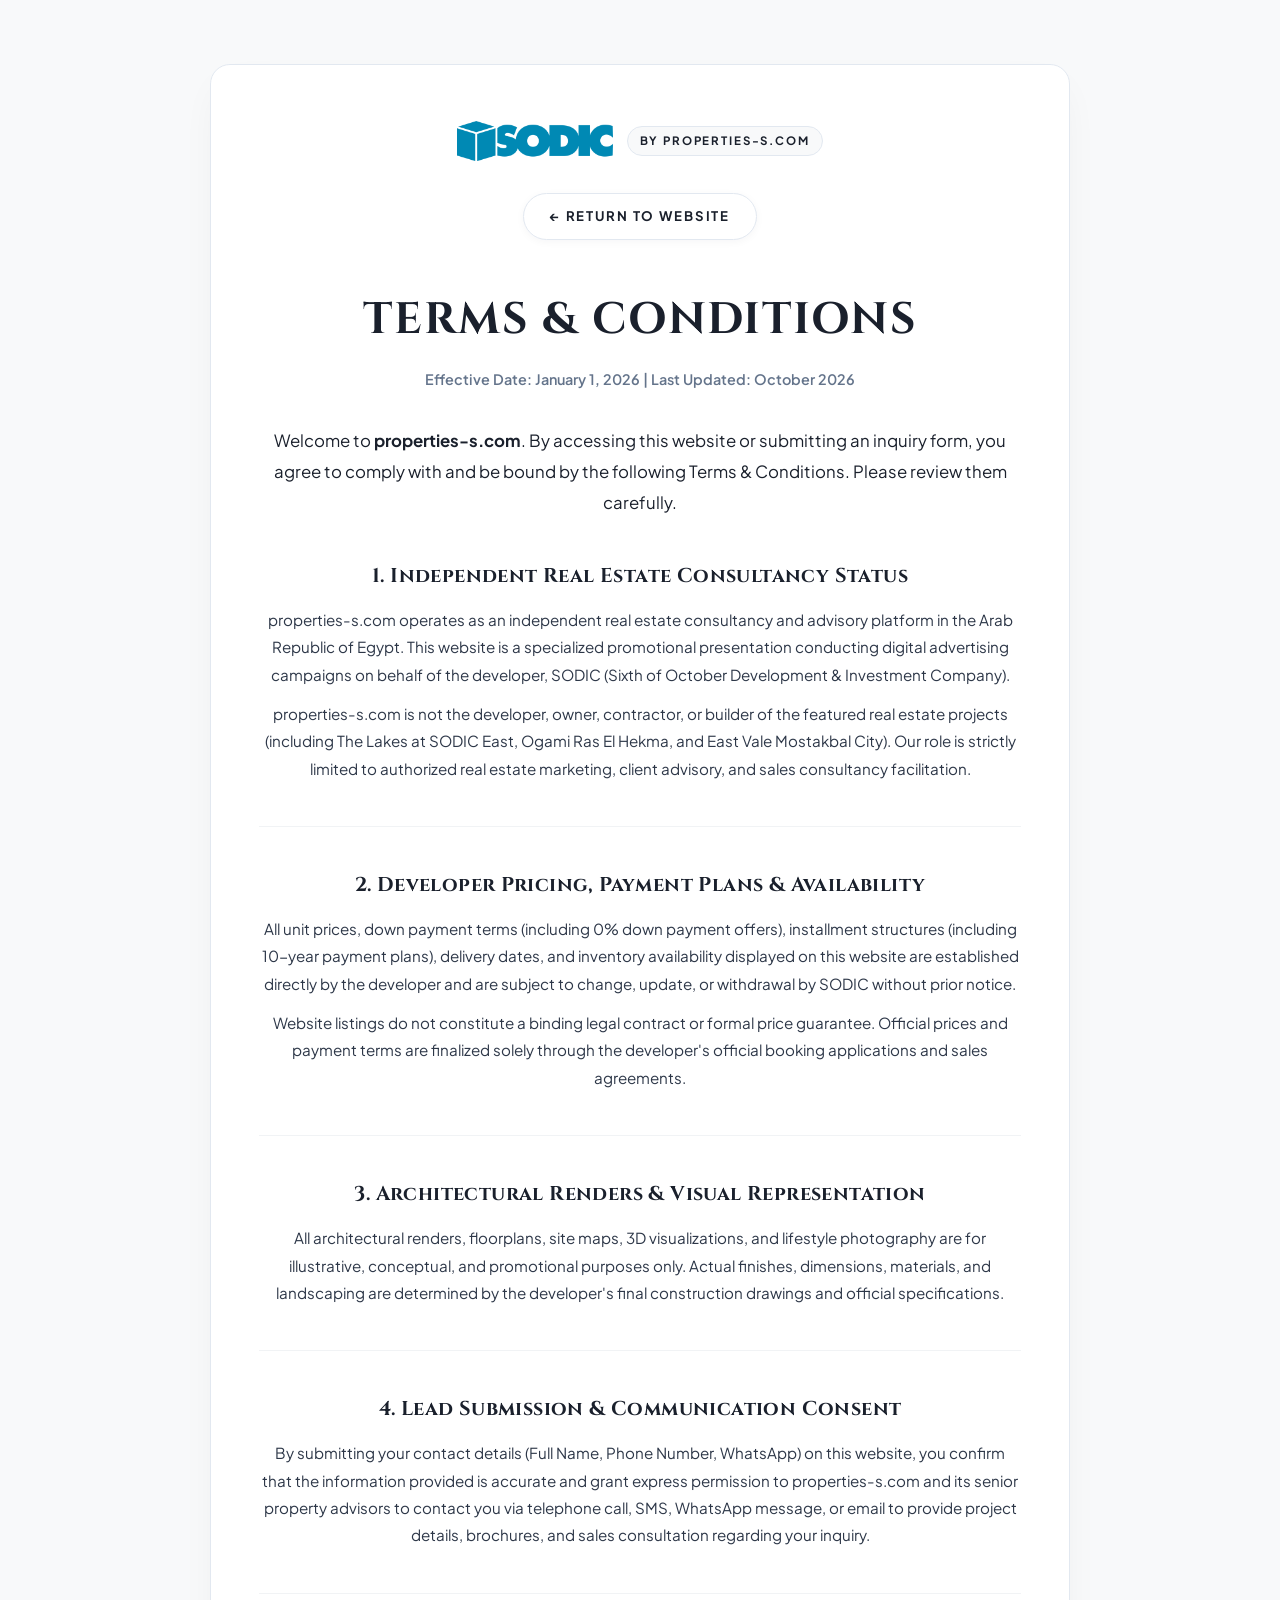
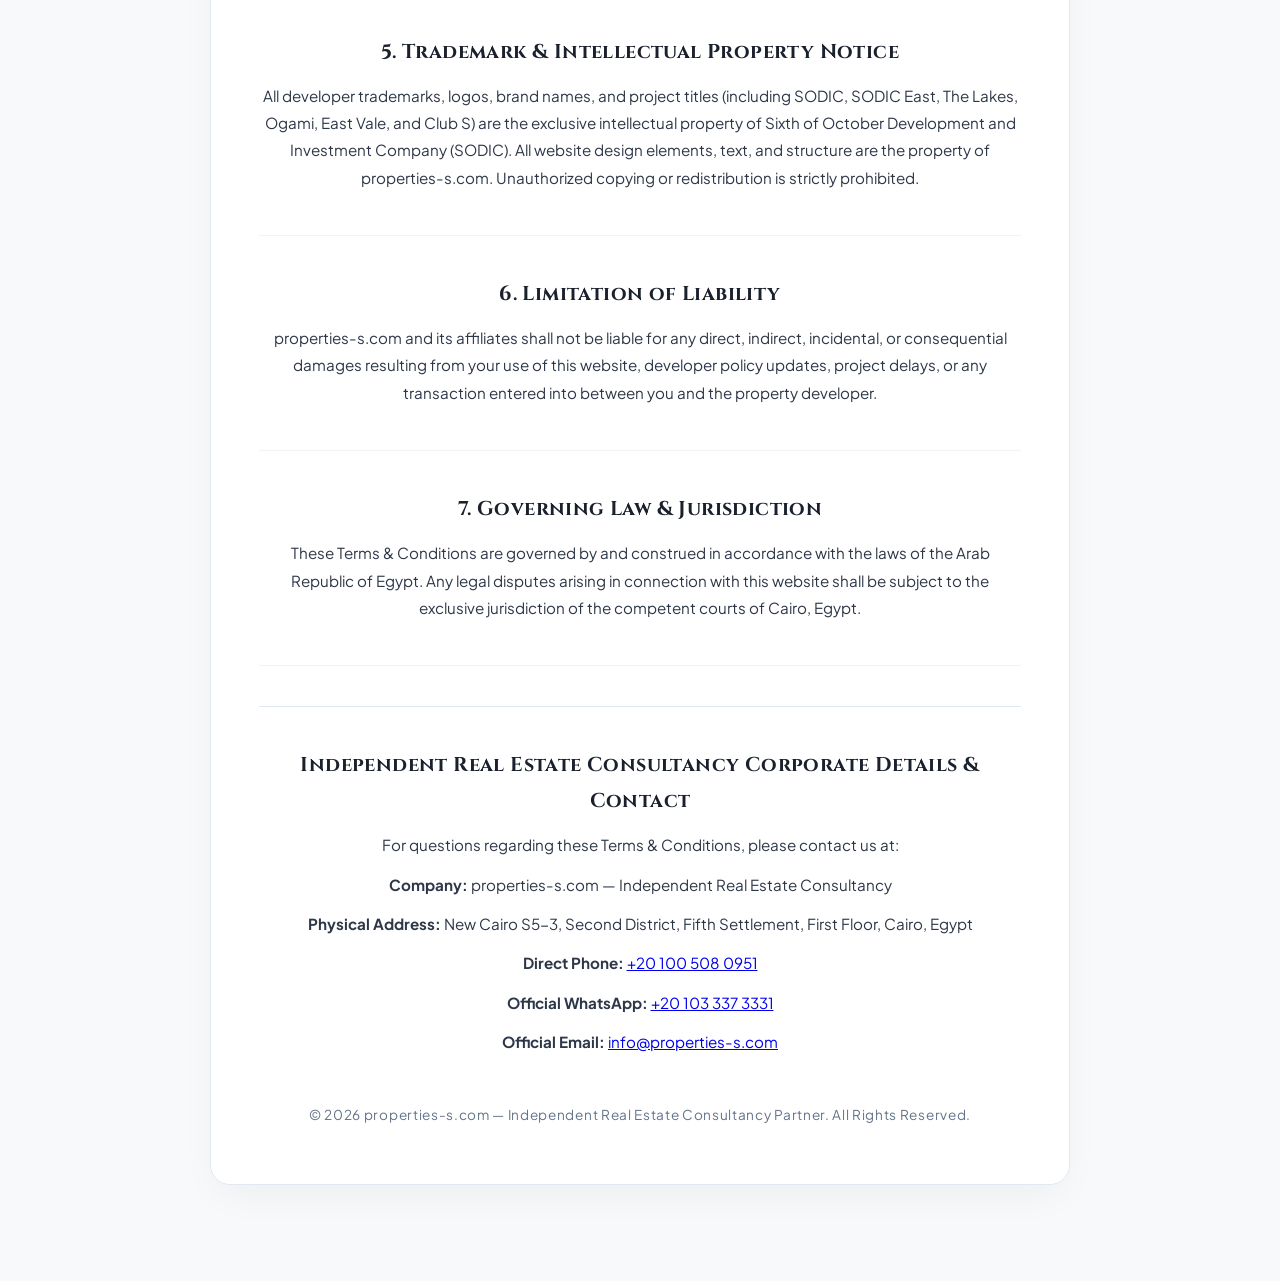
<file: terms.html>
<!DOCTYPE html>
<html lang="en">
<head>
  <meta charset="UTF-8">
  <meta name="viewport" content="width=device-width, initial-scale=1.0, viewport-fit=cover">
  <title>Terms &amp; Conditions | properties-s.com</title>

  <!-- Google tag (gtag.js) / Analytics placeholder -->

  <!-- Favicon -->
  <link rel="icon" type="image/png" href="/images/sodic-logo.png">

  <link rel="preconnect" href="https://fonts.googleapis.com">
  <link rel="preconnect" href="https://fonts.gstatic.com" crossorigin>
  <link href="https://fonts.googleapis.com/css2?family=Cinzel:wght@600;700;800&family=Playfair+Display:ital,wght@0,600;0,700;1,400&family=Plus+Jakarta+Sans:wght@400;500;600;700;800&display=swap" rel="stylesheet">
  
  <style>
    *, *::before, *::after {
      box-sizing: border-box;
      margin: 0;
      padding: 0;
    }
    :root {
      --bg-alabaster: #F8F9FA;
      --bg-pure-white: #FFFFFF;
      --text-charcoal-primary: #1A202C;
      --text-charcoal-secondary: #2D3748;
      --text-muted: #64748B;
      --border-cool: #E2E8F0;
      --radius-sm: 8px;
      --radius-md: 14px;
      --radius-lg: 20px;
    }
    body {
      background-color: var(--bg-alabaster);
      color: var(--text-charcoal-secondary);
      font-family: 'Plus Jakarta Sans', -apple-system, BlinkMacSystemFont, 'Segoe UI', Roboto, sans-serif;
      line-height: 1.8;
      min-height: 100vh;
      display: flex;
      flex-direction: column;
      align-items: center;
      justify-content: flex-start;
      padding: 4rem 1.5rem 6rem;
      text-align: center;
    }
    .legal-container {
      width: 100%;
      max-width: 860px;
      margin: 0 auto;
      text-align: center;
      background-color: rgba(255, 255, 255, 0.95);
      backdrop-filter: blur(16px);
      -webkit-backdrop-filter: blur(16px);
      border: 1px solid var(--border-cool);
      border-radius: var(--radius-lg);
      padding: 3.5rem 3rem;
      box-shadow: 0 16px 40px -10px rgba(26, 32, 44, 0.06);
    }
    .legal-brand-top {
      display: flex;
      align-items: center;
      justify-content: center;
      gap: 14px;
      margin-bottom: 2rem;
    }
    .legal-brand-logo {
      height: 40px;
      width: auto;
    }
    .legal-brand-badge {
      font-size: 0.72rem;
      font-weight: 700;
      letter-spacing: 0.16em;
      text-transform: uppercase;
      color: var(--text-charcoal-primary);
      background-color: var(--bg-alabaster);
      border: 1px solid var(--border-cool);
      padding: 4px 12px;
      border-radius: 9999px;
    }
    .back-btn {
      display: inline-block;
      color: var(--text-charcoal-primary);
      text-decoration: none;
      font-size: 0.825rem;
      letter-spacing: 0.14em;
      text-transform: uppercase;
      font-weight: 700;
      border: 1px solid var(--border-cool);
      background-color: var(--bg-pure-white);
      padding: 0.65rem 1.6rem;
      border-radius: 9999px;
      margin-bottom: 2.5rem;
      transition: all 0.25s ease;
      box-shadow: 0 2px 8px rgba(26, 32, 44, 0.04);
    }
    .back-btn:hover {
      background-color: var(--text-charcoal-primary);
      color: #FFFFFF;
      border-color: var(--text-charcoal-primary);
      transform: translateY(-2px);
    }
    h1 {
      font-family: 'Cinzel', 'Playfair Display', Georgia, serif;
      font-size: clamp(2rem, 3.5vw, 2.75rem);
      font-weight: 700;
      letter-spacing: 0.04em;
      margin-bottom: 0.5rem;
      color: var(--text-charcoal-primary);
      text-align: center;
      text-transform: uppercase;
    }
    .last-updated {
      font-size: 0.9rem;
      color: var(--text-muted);
      margin-bottom: 2rem;
      text-align: center;
      font-weight: 600;
    }
    .intro-paragraph {
      font-size: 1.05rem;
      line-height: 1.85;
      color: var(--text-charcoal-primary);
      margin-bottom: 2.5rem;
      text-align: center;
    }
    .legal-section {
      margin-bottom: 2.5rem;
      text-align: center;
      border-bottom: 1px solid #F1F3F5;
      padding-bottom: 2rem;
    }
    .legal-section:last-of-type {
      border-bottom: none;
    }
    h2 {
      font-family: 'Cinzel', Georgia, serif;
      font-size: 1.25rem;
      font-weight: 700;
      color: var(--text-charcoal-primary);
      margin-bottom: 0.75rem;
      letter-spacing: 0.02em;
      text-align: center;
    }
    p {
      font-size: 0.95rem;
      color: var(--text-charcoal-secondary);
      line-height: 1.8;
      margin-bottom: 0.75rem;
      text-align: center;
    }
    .bullet-list {
      list-style: none;
      margin: 0.5rem 0 1rem;
      padding: 0;
      text-align: center;
    }
    .bullet-list li {
      font-size: 0.95rem;
      color: var(--text-charcoal-secondary);
      margin-bottom: 0.4rem;
      text-align: center;
    }
    .contact-box {
      border-top: 1px solid var(--border-cool);
      padding-top: 2.5rem;
      margin-top: 2rem;
      text-align: center;
    }
    .legal-footer-signature {
      margin-top: 3rem;
      font-size: 0.85rem;
      color: var(--text-muted);
      letter-spacing: 0.05em;
      text-align: center;
    }
    @media (max-width: 600px) {
      body {
        padding: 2rem 1rem calc(4rem + env(safe-area-inset-bottom, 0px));
      }
      .legal-container {
        padding: 2rem 1.25rem;
      }
      h1 {
        font-size: 1.85rem;
      }
      .back-btn {
        margin-bottom: 2rem;
      }
    }
  </style>
</head>
<body>

  <div class="legal-container">
    <div class="legal-brand-top">
      <img src="/images/sodic-logo.png" alt="SODIC" class="legal-brand-logo" onerror="this.onerror=null; this.src='https://raw.githubusercontent.com/rahmasameh671-ai/sodic-new-3-10/main/public/images/sodic-logo.png';">
      <span class="legal-brand-badge">By properties-s.com</span>
    </div>

    <a href="index.html" class="back-btn">&larr; Return to Website</a>

    <h1>Terms &amp; Conditions</h1>
    <div class="last-updated">Effective Date: January 1, 2026 | Last Updated: October 2026</div>

    <p class="intro-paragraph">
      Welcome to <strong>properties-s.com</strong>. By accessing this website or submitting an inquiry form, you agree to comply with and be bound by the following Terms &amp; Conditions. Please review them carefully.
    </p>

    <div class="legal-section">
      <h2>1. Independent Real Estate Consultancy Status</h2>
      <p>
        properties-s.com operates as an independent real estate consultancy and advisory platform in the Arab Republic of Egypt. This website is a specialized promotional presentation conducting digital advertising campaigns on behalf of the developer, SODIC (Sixth of October Development &amp; Investment Company).
      </p>
      <p>
        properties-s.com is not the developer, owner, contractor, or builder of the featured real estate projects (including The Lakes at SODIC East, Ogami Ras El Hekma, and East Vale Mostakbal City). Our role is strictly limited to authorized real estate marketing, client advisory, and sales consultancy facilitation.
      </p>
    </div>

    <div class="legal-section">
      <h2>2. Developer Pricing, Payment Plans &amp; Availability</h2>
      <p>
        All unit prices, down payment terms (including 0% down payment offers), installment structures (including 10-year payment plans), delivery dates, and inventory availability displayed on this website are established directly by the developer and are subject to change, update, or withdrawal by SODIC without prior notice.
      </p>
      <p>
        Website listings do not constitute a binding legal contract or formal price guarantee. Official prices and payment terms are finalized solely through the developer's official booking applications and sales agreements.
      </p>
    </div>

    <div class="legal-section">
      <h2>3. Architectural Renders &amp; Visual Representation</h2>
      <p>
        All architectural renders, floorplans, site maps, 3D visualizations, and lifestyle photography are for illustrative, conceptual, and promotional purposes only. Actual finishes, dimensions, materials, and landscaping are determined by the developer's final construction drawings and official specifications.
      </p>
    </div>

    <div class="legal-section">
      <h2>4. Lead Submission &amp; Communication Consent</h2>
      <p>
        By submitting your contact details (Full Name, Phone Number, WhatsApp) on this website, you confirm that the information provided is accurate and grant express permission to properties-s.com and its senior property advisors to contact you via telephone call, SMS, WhatsApp message, or email to provide project details, brochures, and sales consultation regarding your inquiry.
      </p>
    </div>

    <div class="legal-section">
      <h2>5. Trademark &amp; Intellectual Property Notice</h2>
      <p>
        All developer trademarks, logos, brand names, and project titles (including SODIC, SODIC East, The Lakes, Ogami, East Vale, and Club S) are the exclusive intellectual property of Sixth of October Development and Investment Company (SODIC). All website design elements, text, and structure are the property of properties-s.com. Unauthorized copying or redistribution is strictly prohibited.
      </p>
    </div>

    <div class="legal-section">
      <h2>6. Limitation of Liability</h2>
      <p>
        properties-s.com and its affiliates shall not be liable for any direct, indirect, incidental, or consequential damages resulting from your use of this website, developer policy updates, project delays, or any transaction entered into between you and the property developer.
      </p>
    </div>

    <div class="legal-section">
      <h2>7. Governing Law &amp; Jurisdiction</h2>
      <p>
        These Terms &amp; Conditions are governed by and construed in accordance with the laws of the Arab Republic of Egypt. Any legal disputes arising in connection with this website shall be subject to the exclusive jurisdiction of the competent courts of Cairo, Egypt.
      </p>
    </div>

    <div class="contact-box">
      <h2>Independent Real Estate Consultancy Corporate Details &amp; Contact</h2>
      <p>For questions regarding these Terms &amp; Conditions, please contact us at:</p>
      <p><strong>Company:</strong> properties-s.com &mdash; Independent Real Estate Consultancy</p>
      <p><strong>Physical Address:</strong> New Cairo S5-3, Second District, Fifth Settlement, First Floor, Cairo, Egypt</p>
      <p><strong>Direct Phone:</strong> <a href="tel:+201005080951" class="legal-link">+20 100 508 0951</a></p>
      <p><strong>Official WhatsApp:</strong> <a href="https://wa.me/201033373331" target="_blank" rel="noopener" class="legal-link">+20 103 337 3331</a></p>
      <p><strong>Official Email:</strong> <a href="mailto:info@properties-s.com" class="legal-link">info@properties-s.com</a></p>
    </div>

    <div class="legal-footer-signature">
      &copy; 2026 properties-s.com &mdash; Independent Real Estate Consultancy Partner. All Rights Reserved.
    </div>
  </div>

</body>
</html>
</file>
<file: css/styles.css>
/* ==========================================================================
   SODIC PREMIER DEVELOPMENTS — BY PROPERTIES-E
   ULTRA-LUXURY ARCHITECTURAL DESIGN SYSTEM (STRICT ZERO GOLD POLICY)
   ========================================================================== */

:root {
  /* --------------------------------------------------------------------------
     1. ARCHITECTURAL COLOR SYSTEM (STRICT ZERO GOLD POLICY)
     Absolutely NO gold, bronze, brass, or yellow hues.
     -------------------------------------------------------------------------- */
  --bg-pure-white: #FFFFFF;
  --bg-alabaster: #F8F9FA;
  --bg-stone-subtle: #F1F3F5;
  --bg-stone-cool: #E9ECEF;

  /* Deep Charcoal & Slate (Maximum contrast & high-end architectural polish) */
  --text-charcoal-primary: #1A202C;
  --text-charcoal-secondary: #2D3748;
  --text-muted: #64748B;
  --text-subtle: #94A3B8;
  --text-white: #FFFFFF;

  /* Frosted Glassmorphism Surfaces */
  --card-frosted: rgba(255, 255, 255, 0.92);
  --card-frosted-heavy: rgba(255, 255, 255, 0.96);
  --card-glass-dark: rgba(26, 32, 44, 0.88);
  --card-glass-border: rgba(226, 232, 240, 0.9);
  --card-glass-border-light: rgba(255, 255, 255, 0.85);

  /* Cool Structural Borders */
  --border-cool: #E2E8F0;
  --border-cool-subtle: #EDF2F7;
  --border-cool-dark: #CBD5E1;

  /* Charcoal / Slate Interactive */
  --charcoal-button: #1A202C;
  --charcoal-button-hover: #0F172A;
  --charcoal-button-active: #000000;

  /* WhatsApp Action Green (Strictly Solid Vibrant #25D366) */
  --whatsapp-green: #25D366;
  --whatsapp-green-hover: #20BA5A;
  --whatsapp-green-active: #1DA851;
  --whatsapp-green-shadow: rgba(37, 211, 102, 0.32);

  /* --------------------------------------------------------------------------
     2. EDITORIAL & ARCHITECTURAL TYPOGRAPHY
     Editorial Serif for headlines, clean modern sans-serif for data/pricing.
     -------------------------------------------------------------------------- */
  --font-serif: 'Playfair Display', 'Cinzel', Georgia, serif;
  --font-display: 'Cinzel', 'Playfair Display', Georgia, serif;
  --font-sans: 'Plus Jakarta Sans', -apple-system, BlinkMacSystemFont, 'Segoe UI', Roboto, Helvetica, Arial, sans-serif;

  /* --------------------------------------------------------------------------
     3. AMBIENT ELEVATION & SHADOWS
     -------------------------------------------------------------------------- */
  --shadow-subtle: 0 4px 14px rgba(26, 32, 44, 0.04);
  --shadow-card: 0 12px 32px -8px rgba(26, 32, 44, 0.07), 0 4px 12px rgba(26, 32, 44, 0.03);
  --shadow-card-hover: 0 24px 48px -12px rgba(26, 32, 44, 0.12), 0 8px 16px rgba(26, 32, 44, 0.04);
  --shadow-floating: 0 20px 40px -10px rgba(37, 211, 102, 0.38);
  --shadow-deep: 0 25px 60px -15px rgba(26, 32, 44, 0.15);

  /* Glass blur strength */
  --glass-blur: blur(20px);
  --glass-blur-sm: blur(12px);

  /* Layout Constants */
  --container-max: 1240px;
  --header-height: 84px;
  --header-height-mobile: 72px;
  --radius-xs: 4px;
  --radius-sm: 8px;
  --radius-md: 14px;
  --radius-lg: 22px;
  --radius-full: 9999px;
  --transition: all 0.3s cubic-bezier(0.16, 1, 0.3, 1);
  --transition-fast: all 0.18s ease-in-out;
}

/* ==========================================================================
   RESET & SYSTEM BASE
   ========================================================================== */
*, *::before, *::after {
  box-sizing: border-box;
  margin: 0;
  padding: 0;
}

html {
  scroll-behavior: smooth;
  font-size: 16px;
  -webkit-text-size-adjust: 100%;
}

body {
  font-family: var(--font-sans);
  background-color: var(--bg-pure-white);
  color: var(--text-charcoal-secondary);
  line-height: 1.65;
  overflow-x: hidden;
  -webkit-font-smoothing: antialiased;
  -moz-osx-font-smoothing: grayscale;
}

img {
  max-width: 100%;
  height: auto;
  display: block;
}

a {
  color: inherit;
  text-decoration: none;
  transition: var(--transition);
}

button, input, select, textarea {
  font-family: inherit;
  font-size: 1rem;
}

.container {
  width: 100%;
  max-width: var(--container-max);
  margin-left: auto;
  margin-right: auto;
  padding-left: 24px;
  padding-right: 24px;
}

/* Section Common Spacing */
.section-spacing {
  padding-top: 6.5rem;
  padding-bottom: 6.5rem;
  position: relative;
}

.section-border-top {
  border-top: 1px solid var(--border-cool);
}

.alt-bg {
  background-color: var(--bg-alabaster);
}

/* ==========================================================================
   TYPOGRAPHY & ACCENTS
   ========================================================================== */
.subheading-badge {
  display: inline-flex;
  align-items: center;
  gap: 8px;
  font-family: var(--font-sans);
  font-size: 0.725rem;
  font-weight: 700;
  letter-spacing: 0.18em;
  text-transform: uppercase;
  color: var(--text-charcoal-primary);
  background-color: var(--bg-stone-subtle);
  border: 1px solid var(--border-cool);
  padding: 6px 14px;
  border-radius: var(--radius-full);
  margin-bottom: 1.25rem;
}

.subheading-badge.highlight-badge {
  background-color: var(--text-charcoal-primary);
  color: var(--bg-pure-white);
  border-color: var(--text-charcoal-primary);
}

/* ==========================================================================
   BUTTONS & CTAS
   ========================================================================== */
.btn {
  display: inline-flex;
  align-items: center;
  justify-content: center;
  gap: 10px;
  font-family: var(--font-sans);
  font-weight: 700;
  font-size: 0.95rem;
  letter-spacing: 0.08em;
  text-transform: uppercase;
  padding: 16px 32px;
  border-radius: var(--radius-sm);
  border: none;
  cursor: pointer;
  transition: var(--transition);
  text-align: center;
  position: relative;
  overflow: hidden;
}

.btn-full {
  width: 100%;
}

/* Charcoal Primary Submit Button */
.btn-charcoal {
  background-color: var(--charcoal-button);
  color: var(--text-white);
  box-shadow: 0 4px 16px rgba(26, 32, 44, 0.18);
}

.btn-charcoal:hover {
  background-color: var(--charcoal-button-hover);
  color: var(--text-white);
  transform: translateY(-2px);
  box-shadow: 0 8px 24px rgba(26, 32, 44, 0.28);
}

.btn-charcoal:active {
  background-color: var(--charcoal-button-active);
  transform: translateY(0);
}

/* Solid WhatsApp Green CTA (#25D366) */
.btn-whatsapp {
  background-color: var(--whatsapp-green);
  color: #FFFFFF !important;
  box-shadow: 0 6px 20px var(--whatsapp-green-shadow);
}

.btn-whatsapp:hover {
  background-color: var(--whatsapp-green-hover);
  transform: translateY(-2px);
  box-shadow: 0 10px 28px rgba(37, 211, 102, 0.42);
}

.btn-whatsapp:active {
  background-color: var(--whatsapp-green-active);
  transform: translateY(0);
}

.btn-whatsapp i {
  font-size: 1.25rem;
}

/* ==========================================================================
   0. INDEPENDENT REAL ESTATE CONSULTANCY COMPLIANCE TOPBAR (GOOGLE ADS POLICY COMPLIANCE)
   ========================================================================== */
.broker-compliance-topbar {
  background-color: var(--text-charcoal-primary);
  color: #E2E8F0;
  font-size: 0.75rem;
  font-weight: 600;
  letter-spacing: 0.04em;
  padding: 0.55rem 1.25rem;
  text-align: center;
  position: relative;
  z-index: 100;
  border-bottom: 1px solid rgba(255, 255, 255, 0.12);
  display: flex;
  align-items: center;
  justify-content: center;
  gap: 10px;
  line-height: 1.45;
}

.broker-compliance-topbar i {
  color: #60A5FA;
  font-size: 0.85rem;
}

.broker-compliance-topbar strong {
  color: #FFFFFF;
}

.broker-compliance-topbar a {
  color: #93C5FD;
  text-decoration: underline;
  text-underline-offset: 3px;
  margin-left: 6px;
}

/* ==========================================================================
   1. MAIN HEADER & NAVBAR
   ========================================================================== */
.main-header {
  display: none !important;
}

.header-container {
  display: flex;
  align-items: center;
  justify-content: space-between;
  height: 100%;
}

/* Brand Identity: Official SODIC Logo (Size XL) + Subbadge */
.brand-identity {
  display: flex;
  align-items: center;
  gap: 16px;
  text-decoration: none;
}

.brand-logo-wrapper {
  display: flex;
  align-items: center;
}

.brand-sodic-logo {
  height: 44px;
  width: auto;
  object-fit: contain;
  transition: transform 0.25s ease;
}

.brand-identity:hover .brand-sodic-logo {
  transform: scale(1.02);
}

.brand-subbadge {
  display: inline-block;
  font-size: 0.72rem;
  font-weight: 700;
  letter-spacing: 0.16em;
  text-transform: uppercase;
  color: var(--text-charcoal-primary);
  background-color: var(--bg-stone-subtle);
  border: 1px solid var(--border-cool);
  padding: 5px 12px;
  border-radius: var(--radius-full);
}

/* Navigation Menu */
.nav-menu {
  display: flex;
  align-items: center;
  list-style: none;
  gap: 32px;
}

.nav-link {
  font-size: 0.85rem;
  font-weight: 600;
  letter-spacing: 0.06em;
  text-transform: uppercase;
  color: var(--text-charcoal-secondary);
  position: relative;
  padding: 6px 0;
}

.nav-link::after {
  content: '';
  position: absolute;
  bottom: 0;
  left: 0;
  width: 0%;
  height: 2px;
  background-color: var(--text-charcoal-primary);
  transition: width 0.25s ease;
}

.nav-link:hover {
  color: var(--text-charcoal-primary);
}

.nav-link:hover::after {
  width: 100%;
}

.mobile-menu-btn {
  display: none;
  background: transparent;
  border: 1px solid var(--border-cool);
  color: var(--text-charcoal-primary);
  width: 44px;
  height: 44px;
  border-radius: var(--radius-sm);
  cursor: pointer;
  align-items: center;
  justify-content: center;
  font-size: 1.25rem;
  transition: var(--transition-fast);
}

.mobile-menu-btn:hover {
  background-color: var(--bg-stone-subtle);
}

/* ==========================================================================
   2. HERO SECTION & LEAD FORM
   ========================================================================== */
.hero-section {
  position: relative;
  min-height: 100vh;
  padding-top: 3.5rem;
  padding-bottom: 5rem;
  display: flex;
  align-items: center;
  background-color: var(--bg-alabaster);
  overflow: hidden;
}

.hero-bg-wrapper {
  position: absolute;
  top: 0;
  left: 0;
  width: 100%;
  height: 100%;
  z-index: 1;
}

.hero-bg-image {
  width: 100%;
  height: 100%;
  object-fit: cover;
  object-position: center;
}

.hero-overlay {
  position: absolute;
  top: 0;
  left: 0;
  width: 100%;
  height: 100%;
  background: linear-gradient(
    135deg,
    rgba(255, 255, 255, 0.95) 0%,
    rgba(255, 255, 255, 0.88) 40%,
    rgba(248, 249, 250, 0.82) 100%
  );
}

.hero-grid {
  position: relative;
  z-index: 2;
  display: grid;
  grid-template-columns: 1.15fr 0.85fr;
  gap: 56px;
  align-items: center;
}

/* Hero Branding: Authentic SODIC logo (Size XL) */
.hero-content {
  display: flex;
  flex-direction: column;
}

.hero-branding {
  display: flex;
  align-items: center;
  gap: 18px;
  margin-bottom: 1.75rem;
}

.hero-sodic-logo-xl {
  height: 52px;
  width: auto;
  object-fit: contain;
}

.hero-branding-meta {
  display: flex;
  flex-direction: column;
  gap: 4px;
}

.hero-subbadge {
  font-size: 0.775rem;
  font-weight: 700;
  letter-spacing: 0.16em;
  text-transform: uppercase;
  color: var(--text-charcoal-primary);
  background-color: var(--bg-pure-white);
  border: 1px solid var(--border-cool);
  padding: 6px 14px;
  border-radius: var(--radius-full);
  box-shadow: var(--shadow-subtle);
  display: inline-block;
  width: fit-content;
}

.hero-partner-role {
  font-size: 0.7rem;
  font-weight: 600;
  letter-spacing: 0.08em;
  text-transform: uppercase;
  color: var(--text-muted);
}

.hero-launch-badge {
  display: inline-flex;
  align-items: center;
  gap: 10px;
  font-size: 0.725rem;
  font-weight: 700;
  letter-spacing: 0.2em;
  text-transform: uppercase;
  color: var(--text-charcoal-primary);
  background-color: rgba(255, 255, 255, 0.9);
  backdrop-filter: var(--glass-blur-sm);
  border: 1px solid var(--border-cool);
  padding: 7px 16px;
  border-radius: var(--radius-full);
  width: fit-content;
  margin-bottom: 1.5rem;
}

.badge-dot {
  width: 8px;
  height: 8px;
  background-color: var(--text-charcoal-primary);
  border-radius: 50%;
  animation: pulseCool 2s infinite;
}

@keyframes pulseCool {
  0% { transform: scale(0.9); opacity: 0.6; }
  50% { transform: scale(1.3); opacity: 1; }
  100% { transform: scale(0.9); opacity: 0.6; }
}

.hero-headline {
  font-family: var(--font-display);
  font-size: clamp(2.4rem, 4.2vw, 3.6rem);
  font-weight: 700;
  letter-spacing: 0.04em;
  line-height: 1.15;
  color: var(--text-charcoal-primary);
  text-transform: uppercase;
  margin-bottom: 1.5rem;
}

.hero-subtitle-box {
  background-color: rgba(255, 255, 255, 0.85);
  backdrop-filter: var(--glass-blur-sm);
  border: 1px solid var(--border-cool);
  border-left: 4px solid var(--text-charcoal-primary);
  padding: 1.25rem 1.5rem;
  border-radius: var(--radius-sm);
  margin-bottom: 2rem;
}

.hero-subtitle-highlight {
  font-family: var(--font-sans);
  font-size: 1.05rem;
  font-weight: 700;
  color: var(--text-charcoal-primary);
  line-height: 1.5;
  margin-bottom: 6px;
}

.hero-key-line {
  font-size: 0.925rem;
  color: var(--text-muted);
  font-weight: 500;
}

/* Quick Value Stat Modules */
.hero-stats-row {
  display: grid;
  grid-template-columns: repeat(3, 1fr);
  gap: 16px;
}

.hero-stat-card {
  background-color: rgba(255, 255, 255, 0.92);
  backdrop-filter: var(--glass-blur-sm);
  border: 1px solid var(--border-cool);
  border-radius: var(--radius-md);
  padding: 18px 16px;
  text-align: center;
  box-shadow: var(--shadow-subtle);
  transition: var(--transition);
}

.hero-stat-card:hover {
  transform: translateY(-3px);
  box-shadow: var(--shadow-card);
  border-color: var(--border-cool-dark);
}

.hero-stat-number {
  display: block;
  font-family: var(--font-display);
  font-size: 1.45rem;
  font-weight: 800;
  color: var(--text-charcoal-primary);
  margin-bottom: 4px;
}

.hero-stat-label {
  display: block;
  font-size: 0.75rem;
  font-weight: 600;
  text-transform: uppercase;
  letter-spacing: 0.08em;
  color: var(--text-muted);
}

.hero-disclaimer-note {
  font-size: 0.75rem;
  color: var(--text-muted);
  line-height: 1.5;
  margin-top: 1rem;
  padding: 8px 12px;
  background-color: rgba(255, 255, 255, 0.6);
  border-radius: var(--radius-sm);
  border: 1px dashed var(--border-cool);
}

/* Right Column: Frosted Glass Lead Capture Form */
.hero-form-col {
  width: 100%;
}

.frosted-lead-card {
  background-color: var(--card-frosted);
  backdrop-filter: var(--glass-blur);
  -webkit-backdrop-filter: var(--glass-blur);
  border: 1px solid var(--card-glass-border);
  border-radius: var(--radius-lg);
  padding: 2.5rem 2.25rem;
  box-shadow: var(--shadow-card);
  position: relative;
}

.lead-card-header {
  text-align: center;
  margin-bottom: 1.75rem;
}

.lead-card-pretitle {
  font-size: 0.725rem;
  font-weight: 800;
  letter-spacing: 0.18em;
  text-transform: uppercase;
  color: var(--text-muted);
  margin-bottom: 6px;
}

.lead-card-title {
  font-family: var(--font-display);
  font-size: 1.45rem;
  font-weight: 700;
  letter-spacing: 0.06em;
  color: var(--text-charcoal-primary);
  margin-bottom: 8px;
}

.lead-card-sub {
  font-size: 0.85rem;
  color: var(--text-muted);
  line-height: 1.4;
}

/* Form Fields */
.lead-form {
  display: flex;
  flex-direction: column;
  gap: 1.25rem;
}

.form-group {
  display: flex;
  flex-direction: column;
  gap: 6px;
}

.form-label {
  font-size: 0.8rem;
  font-weight: 700;
  letter-spacing: 0.04em;
  text-transform: uppercase;
  color: var(--text-charcoal-primary);
}

.form-label .req {
  color: #DC2626;
}

.form-input-wrapper {
  position: relative;
  display: flex;
  align-items: center;
}

.form-input-icon {
  position: absolute;
  left: 16px;
  color: var(--text-subtle);
  font-size: 1rem;
  pointer-events: none;
}

.form-input {
  width: 100%;
  height: 50px;
  padding: 12px 16px 12px 46px;
  background-color: var(--bg-pure-white);
  border: 1px solid var(--border-cool);
  border-radius: var(--radius-sm);
  color: var(--text-charcoal-primary);
  font-size: 0.95rem;
  font-weight: 500;
  transition: var(--transition-fast);
}

.form-input:focus {
  outline: none;
  border-color: var(--text-charcoal-primary);
  box-shadow: 0 0 0 3px rgba(26, 32, 44, 0.08);
}

/* Phone Input with Country Code Selector */
.phone-input-group {
  display: flex;
  gap: 8px;
}

.country-code-wrapper {
  position: relative;
  flex: 0 0 115px;
}

.country-code-select {
  width: 100%;
  height: 50px;
  padding: 12px 30px 12px 14px;
  background-color: var(--bg-pure-white);
  border: 1px solid var(--border-cool);
  border-radius: var(--radius-sm);
  color: var(--text-charcoal-primary);
  font-size: 0.9rem;
  font-weight: 600;
  appearance: none;
  -webkit-appearance: none;
  cursor: pointer;
  transition: var(--transition-fast);
}

.country-code-select:focus {
  outline: none;
  border-color: var(--text-charcoal-primary);
  box-shadow: 0 0 0 3px rgba(26, 32, 44, 0.08);
}

.country-chevron {
  position: absolute;
  right: 12px;
  top: 50%;
  transform: translateY(-50%);
  font-size: 0.75rem;
  color: var(--text-muted);
  pointer-events: none;
}

.phone-input-wrapper {
  position: relative;
  flex: 1;
}

.phone-field-icon {
  position: absolute;
  left: 16px;
  top: 50%;
  transform: translateY(-50%);
  color: var(--text-subtle);
  font-size: 0.95rem;
  pointer-events: none;
}

.phone-number-input {
  padding-left: 44px;
}

/* Mandatory Location A Independent Real Estate Consultancy & Consent Disclaimer */
.form-consent-box {
  margin-top: 0.85rem;
  text-align: left;
  background-color: rgba(255, 255, 255, 0.7);
  padding: 10px 12px;
  border-radius: var(--radius-sm);
  border: 1px solid var(--border-cool);
}

.form-disclaimer {
  font-size: 0.725rem;
  line-height: 1.5;
  color: var(--text-charcoal-secondary);
  margin-bottom: 0.4rem;
}

.form-legal-inline {
  color: var(--text-charcoal-primary);
  font-weight: 700;
  text-decoration: underline;
  text-underline-offset: 2px;
}

.form-legal-inline:hover {
  color: #000000;
}

.form-disclaimer-sub {
  font-size: 0.675rem;
  line-height: 1.45;
  color: var(--text-muted);
  border-top: 1px solid var(--border-cool-subtle);
  padding-top: 4px;
  margin-top: 4px;
}

/* Location A Standalone Clickable Legal Links */
.form-legal-links {
  display: flex;
  align-items: center;
  justify-content: center;
  gap: 12px;
  margin-top: 0.5rem;
  font-size: 0.75rem;
}

.form-legal-link {
  color: var(--text-charcoal-primary);
  font-weight: 600;
  text-decoration: underline;
  text-underline-offset: 3px;
  transition: var(--transition-fast);
}

.form-legal-link:hover {
  color: #000000;
}

/* ==========================================================================
   3, 4, 5. PROJECT SECTIONS (THE LAKES, OGAMI, EAST VALE)
   ========================================================================== */
.project-grid {
  display: grid;
  grid-template-columns: 1fr 1fr;
  gap: 64px;
  align-items: center;
}

.project-grid.reverse-grid {
  grid-template-columns: 1fr 1fr;
}

.project-narrative-col {
  display: flex;
  flex-direction: column;
}

.project-header-group {
  margin-bottom: 1.5rem;
}

/* Official Project Logos as Primary Visual Titles */
.project-official-logo {
  height: 52px;
  width: auto;
  object-fit: contain;
  margin-bottom: 1.25rem;
  display: block;
}

.project-logo-sodic-east {
  height: 56px;
}

.project-logo-ogami {
  height: 52px;
}

.project-logo-eastvale {
  height: 50px;
}

.project-tagline {
  font-family: var(--font-serif);
  font-size: 1.15rem;
  font-style: italic;
  font-weight: 500;
  line-height: 1.5;
  color: var(--text-charcoal-primary);
  border-left: 3px solid var(--text-charcoal-primary);
  padding-left: 16px;
  margin-top: 1rem;
}

.project-narrative {
  font-size: 1rem;
  line-height: 1.8;
  color: var(--text-charcoal-secondary);
  margin-bottom: 1.75rem;
}

/* Project Highlights Features List */
.project-features-list {
  display: grid;
  grid-template-columns: repeat(2, 1fr);
  gap: 14px;
  margin-bottom: 2rem;
}

.feature-item {
  display: flex;
  align-items: center;
  gap: 12px;
  background-color: var(--bg-pure-white);
  border: 1px solid var(--border-cool);
  padding: 12px 16px;
  border-radius: var(--radius-sm);
  font-size: 0.85rem;
  font-weight: 600;
  color: var(--text-charcoal-primary);
  box-shadow: var(--shadow-subtle);
  transition: var(--transition-fast);
}

.feature-item:hover {
  transform: translateY(-2px);
  border-color: var(--border-cool-dark);
}

.feature-item i {
  color: var(--text-charcoal-primary);
  font-size: 1rem;
  flex-shrink: 0;
}

/* --------------------------------------------------------------------------
   PRICING MODULE CARD (Frosted Glassmorphism, Strict Zero Gold)
   -------------------------------------------------------------------------- */
.pricing-module-card {
  background-color: var(--card-frosted);
  backdrop-filter: var(--glass-blur);
  -webkit-backdrop-filter: var(--glass-blur);
  border: 1px solid var(--card-glass-border);
  border-radius: var(--radius-md);
  padding: 1.75rem;
  box-shadow: var(--shadow-card);
  display: flex;
  flex-direction: column;
  gap: 1.25rem;
}

.card-top-tagline {
  display: flex;
  align-items: center;
  justify-content: space-between;
  border-bottom: 1px solid var(--border-cool);
  padding-bottom: 12px;
}

.card-unit-type {
  font-size: 0.85rem;
  font-weight: 700;
  text-transform: uppercase;
  letter-spacing: 0.06em;
  color: var(--text-charcoal-primary);
}

.card-finish-tag {
  font-size: 0.725rem;
  font-weight: 700;
  text-transform: uppercase;
  letter-spacing: 0.1em;
  color: var(--text-charcoal-primary);
  background-color: var(--bg-stone-subtle);
  border: 1px solid var(--border-cool);
  padding: 4px 10px;
  border-radius: var(--radius-full);
}

/* The Lakes 3-Tier Grid */
.lakes-units-grid {
  display: grid;
  grid-template-columns: repeat(3, 1fr);
  gap: 12px;
}

.lakes-unit-card {
  background-color: var(--bg-pure-white);
  border: 1px solid var(--border-cool);
  border-radius: var(--radius-sm);
  padding: 14px 12px;
  text-align: center;
  transition: var(--transition-fast);
}

.lakes-unit-card:hover {
  transform: translateY(-2px);
  border-color: var(--text-charcoal-primary);
}

.lakes-unit-title {
  display: block;
  font-size: 0.78rem;
  font-weight: 700;
  text-transform: uppercase;
  letter-spacing: 0.06em;
  color: var(--text-muted);
  margin-bottom: 4px;
}

.lakes-unit-price {
  font-family: var(--font-sans);
  font-size: 1.35rem;
  font-weight: 800;
  color: var(--text-charcoal-primary);
  line-height: 1.2;
}

.lakes-unit-price .currency {
  font-size: 0.725rem;
  font-weight: 700;
  color: var(--text-muted);
  margin-left: 3px;
}

/* Single Price Block (Ogami) */
.price-showcase-row {
  display: flex;
  align-items: center;
  justify-content: flex-start;
}

.single-price-block {
  background-color: var(--bg-pure-white);
  border: 1px solid var(--border-cool);
  border-radius: var(--radius-sm);
  padding: 16px 20px;
  width: 100%;
}

.price-meta-label {
  display: block;
  font-size: 0.775rem;
  font-weight: 700;
  text-transform: uppercase;
  letter-spacing: 0.08em;
  color: var(--text-muted);
  margin-bottom: 4px;
}

.price-main-figure {
  font-family: var(--font-sans);
  font-size: 1.75rem;
  font-weight: 800;
  color: var(--text-charcoal-primary);
  line-height: 1.2;
}

.price-main-figure .currency {
  font-size: 0.85rem;
  font-weight: 700;
  color: var(--text-muted);
  margin-left: 4px;
}

/* East Vale Dual Pricing */
.dual-price-grid {
  display: grid;
  grid-template-columns: repeat(2, 1fr);
  gap: 12px;
}

.down-payment-calc {
  font-size: 0.775rem;
  font-weight: 600;
  color: var(--text-muted);
  margin-top: 4px;
}

/* Payment Journey Module */
.payment-journey-box {
  display: flex;
  align-items: center;
  gap: 14px;
  background-color: var(--bg-alabaster);
  border: 1px solid var(--border-cool);
  border-radius: var(--radius-sm);
  padding: 12px 16px;
}

.payment-journey-box i {
  font-size: 1.25rem;
  color: var(--text-charcoal-primary);
}

.payment-journey-details {
  display: flex;
  flex-direction: column;
}

.payment-plan-label {
  font-size: 0.725rem;
  font-weight: 700;
  text-transform: uppercase;
  letter-spacing: 0.08em;
  color: var(--text-muted);
}

.payment-plan-value {
  font-size: 0.875rem;
  font-weight: 700;
  color: var(--text-charcoal-primary);
}

/* --------------------------------------------------------------------------
   PROJECT VISUAL SHOWCASE FRAMES
   -------------------------------------------------------------------------- */
.project-card-col {
  width: 100%;
}

.project-visual-box {
  position: relative;
  border-radius: var(--radius-lg);
  overflow: hidden;
  box-shadow: var(--shadow-card);
  border: 1px solid var(--border-cool);
  background-color: var(--bg-stone-subtle);
  aspect-ratio: 4 / 3;
}

.project-visual-box img {
  width: 100%;
  height: 100%;
  object-fit: cover;
  transition: transform 0.6s cubic-bezier(0.16, 1, 0.3, 1);
}

.project-visual-box:hover img {
  transform: scale(1.04);
}

.project-visual-overlay {
  position: absolute;
  inset: 0;
  background: linear-gradient(
    to top,
    rgba(26, 32, 44, 0.65) 0%,
    rgba(26, 32, 44, 0.1) 40%,
    transparent 100%
  );
  pointer-events: none;
}

.visual-floating-badge {
  position: absolute;
  bottom: 20px;
  left: 20px;
  display: inline-flex;
  align-items: center;
  gap: 8px;
  background-color: rgba(255, 255, 255, 0.94);
  backdrop-filter: var(--glass-blur-sm);
  border: 1px solid rgba(255, 255, 255, 0.9);
  padding: 8px 16px;
  border-radius: var(--radius-full);
  font-size: 0.8rem;
  font-weight: 700;
  color: var(--text-charcoal-primary);
  box-shadow: 0 4px 16px rgba(0, 0, 0, 0.15);
}

.visual-floating-badge i {
  color: var(--text-charcoal-primary);
}

/* ==========================================================================
   PORTFOLIO COMPARISON MATRIX
   ========================================================================== */
.matrix-section {
  background-color: var(--bg-pure-white);
}

.intro-header-block {
  text-align: center;
  max-width: 780px;
  margin: 0 auto 3rem auto;
}

.intro-main-title {
  font-family: var(--font-display);
  font-size: clamp(2rem, 3.2vw, 2.75rem);
  font-weight: 700;
  letter-spacing: 0.04em;
  color: var(--text-charcoal-primary);
  margin-bottom: 1rem;
}

.intro-lead-text {
  font-size: 1rem;
  color: var(--text-muted);
  line-height: 1.7;
}

.mobile-table-hint {
  display: none;
  font-size: 0.8rem;
  color: var(--text-muted);
  margin-bottom: 1rem;
  text-align: center;
  font-weight: 600;
}

.mobile-table-hint i {
  margin-right: 6px;
}

.matrix-table-container {
  background-color: var(--card-frosted);
  backdrop-filter: var(--glass-blur);
  border: 1px solid var(--border-cool);
  border-radius: var(--radius-lg);
  overflow-x: auto;
  box-shadow: var(--shadow-card);
}

.portfolio-table {
  width: 100%;
  border-collapse: collapse;
  text-align: left;
  min-width: 860px;
}

.portfolio-table th {
  background-color: var(--bg-stone-subtle);
  color: var(--text-charcoal-primary);
  font-family: var(--font-sans);
  font-size: 0.775rem;
  font-weight: 800;
  letter-spacing: 0.12em;
  text-transform: uppercase;
  padding: 18px 24px;
  border-bottom: 2px solid var(--border-cool);
}

.portfolio-table td {
  padding: 22px 24px;
  border-bottom: 1px solid var(--border-cool);
  font-size: 0.925rem;
  vertical-align: middle;
  color: var(--text-charcoal-secondary);
}

.portfolio-table tbody tr {
  transition: var(--transition-fast);
}

.portfolio-table tbody tr:hover {
  background-color: rgba(248, 249, 250, 0.8);
}

.portfolio-table tbody tr:last-child td {
  border-bottom: none;
}

.table-proj-name {
  font-family: var(--font-sans);
  font-weight: 800;
  font-size: 1rem;
  color: var(--text-charcoal-primary);
}

.table-proj-location {
  font-size: 0.8rem;
  color: var(--text-muted);
  margin-top: 2px;
}

.table-price-m {
  font-weight: 800;
  color: var(--text-charcoal-primary);
  line-height: 1.5;
}

/* ==========================================================================
   ABOUT PROPERTIES & ADVISORY DESK
   ========================================================================== */
.about-properties-strip {
  background-color: var(--bg-alabaster);
  border-top: 1px solid var(--border-cool);
  padding: 4.5rem 0;
}

.about-content-wrapper {
  max-width: 900px;
  margin: 0 auto;
  text-align: center;
}

.about-badge {
  display: inline-block;
  font-size: 0.725rem;
  font-weight: 800;
  letter-spacing: 0.18em;
  text-transform: uppercase;
  color: var(--text-charcoal-primary);
  background-color: var(--bg-pure-white);
  border: 1px solid var(--border-cool);
  padding: 6px 14px;
  border-radius: var(--radius-full);
  margin-bottom: 1.25rem;
}

.about-title {
  font-family: var(--font-display);
  font-size: clamp(1.8rem, 2.8vw, 2.4rem);
  font-weight: 700;
  letter-spacing: 0.04em;
  color: var(--text-charcoal-primary);
  margin-bottom: 1.25rem;
}

.about-text {
  font-size: 1rem;
  line-height: 1.8;
  color: var(--text-charcoal-secondary);
  margin-bottom: 0;
}

.contact-quick-list {
  display: grid;
  grid-template-columns: repeat(3, 1fr);
  gap: 16px;
}

.contact-quick-item {
  display: flex;
  flex-direction: column;
  align-items: center;
  text-align: center;
  gap: 10px;
  background-color: var(--bg-pure-white);
  border: 1px solid var(--border-cool);
  border-radius: var(--radius-md);
  padding: 20px 16px;
  box-shadow: var(--shadow-subtle);
  transition: var(--transition-fast);
}

.contact-quick-item:hover {
  transform: translateY(-2px);
  border-color: var(--border-cool-dark);
}

.contact-quick-item i {
  font-size: 1.5rem;
  color: var(--text-charcoal-primary);
}

.contact-quick-item i.fa-whatsapp {
  color: var(--whatsapp-green);
}

.contact-quick-item span {
  font-size: 0.85rem;
  font-weight: 600;
  color: var(--text-charcoal-primary);
  line-height: 1.45;
}

/* ==========================================================================
   6. FOOTER & LOCATION B DISCLAIMER & CENTERED LEGAL LINKS
   ========================================================================== */
.main-footer {
  background-color: var(--bg-pure-white);
  border-top: 1px solid var(--border-cool);
  padding-top: 5rem;
  padding-bottom: 3.5rem;
}

.footer-top-grid {
  display: grid;
  grid-template-columns: 1.4fr 1fr 1fr 1.3fr;
  gap: 36px;
  margin-bottom: 3.5rem;
}

.footer-compliance-text {
  font-size: 0.825rem;
  color: var(--text-muted);
  line-height: 1.75;
}

.footer-compliance-text strong {
  color: var(--text-charcoal-primary);
}

.footer-contact-link {
  color: var(--text-charcoal-primary);
  text-decoration: underline;
  text-underline-offset: 2px;
  font-weight: 600;
  transition: var(--transition-fast);
}

.footer-contact-link:hover {
  color: #000000;
}

.footer-brand-col {
  display: flex;
  flex-direction: column;
  gap: 16px;
}

.footer-sodic-logo {
  height: 48px;
  width: auto;
  object-fit: contain;
  margin-bottom: 8px;
}

.footer-subbadge {
  display: inline-block;
  font-size: 0.72rem;
  font-weight: 700;
  letter-spacing: 0.16em;
  text-transform: uppercase;
  color: var(--text-charcoal-primary);
  background-color: var(--bg-stone-subtle);
  border: 1px solid var(--border-cool);
  padding: 4px 12px;
  border-radius: var(--radius-full);
  margin-top: 6px;
}

.footer-desc {
  font-size: 0.9rem;
  color: var(--text-muted);
  line-height: 1.7;
  max-width: 440px;
}

.footer-col-title {
  font-family: var(--font-sans);
  font-size: 0.85rem;
  font-weight: 800;
  letter-spacing: 0.14em;
  text-transform: uppercase;
  color: var(--text-charcoal-primary);
  margin-bottom: 1.5rem;
}

.footer-links-list {
  list-style: none;
  display: flex;
  flex-direction: column;
  gap: 12px;
}

.footer-link {
  font-size: 0.9rem;
  color: var(--text-muted);
  transition: var(--transition-fast);
}

.footer-link:hover {
  color: var(--text-charcoal-primary);
  padding-left: 4px;
}

/* Mandatory Location B Independent Real Estate Consultancy Disclaimer */
.footer-disclosures-block {
  border-top: 1px solid var(--border-cool);
  padding-top: 2.5rem;
  padding-bottom: 2.5rem;
}

.disclosure-notice-box {
  background-color: var(--bg-alabaster);
  border: 1px solid var(--border-cool);
  border-radius: var(--radius-md);
  padding: 1.5rem 2rem;
}

.disclosure-text {
  font-size: 0.85rem;
  line-height: 1.7;
  color: var(--text-muted);
}

/* Centered Legal Links & Copyright (Absolute Bottom) */
.footer-bottom-bar {
  text-align: center;
  padding-top: 2rem;
  border-top: 1px solid var(--border-cool-subtle);
  display: flex;
  flex-direction: column;
  align-items: center;
  justify-content: center;
  gap: 1rem;
}

.footer-legal-centered {
  display: flex;
  align-items: center;
  justify-content: center;
  gap: 1.5rem;
  font-size: 0.9rem;
}

.footer-legal-centered a {
  color: var(--text-charcoal-primary);
  font-weight: 700;
  text-decoration: underline;
  text-underline-offset: 4px;
  transition: var(--transition-fast);
}

.footer-legal-centered a:hover {
  color: #000000;
}

.footer-copyright {
  font-size: 0.825rem;
  color: var(--text-muted);
  letter-spacing: 0.04em;
}

/* ==========================================================================
   FLOATING CORNER BUTTON (ROUND ICON-ONLY WHATSAPP TO +201033373331)
   ========================================================================== */
.floating-actions-container {
  position: fixed;
  bottom: 28px;
  right: 28px;
  z-index: 999;
}

.floating-whatsapp-btn {
  width: 60px;
  height: 60px;
  background-color: var(--whatsapp-green);
  color: #FFFFFF !important;
  border-radius: 50%;
  display: flex;
  align-items: center;
  justify-content: center;
  font-size: 1.9rem;
  box-shadow: var(--shadow-floating);
  transition: var(--transition);
  position: relative;
  text-decoration: none;
}

.floating-whatsapp-btn::before {
  content: '';
  position: absolute;
  inset: -6px;
  border-radius: 50%;
  border: 2px solid var(--whatsapp-green);
  opacity: 0.6;
  animation: pulseWaRing 2.4s cubic-bezier(0.25, 0.46, 0.45, 0.94) infinite;
}

@keyframes pulseWaRing {
  0% { transform: scale(0.95); opacity: 0.8; }
  50% { transform: scale(1.2); opacity: 0; }
  100% { transform: scale(1.25); opacity: 0; }
}

.floating-whatsapp-btn:hover {
  background-color: var(--whatsapp-green-hover);
  transform: scale(1.08) translateY(-3px);
  box-shadow: 0 24px 48px -6px rgba(37, 211, 102, 0.55);
}

/* ==========================================================================
   LEAD SUBMISSION TOAST NOTIFICATION
   ========================================================================== */
.lead-toast {
  position: fixed;
  top: 100px;
  right: 28px;
  background-color: var(--charcoal-button);
  color: var(--text-white);
  padding: 18px 24px;
  border-radius: var(--radius-md);
  box-shadow: var(--shadow-deep);
  display: flex;
  align-items: center;
  gap: 14px;
  z-index: 2000;
  transform: translateX(120%);
  opacity: 0;
  transition: all 0.4s cubic-bezier(0.16, 1, 0.3, 1);
  max-width: 380px;
  border-left: 4px solid var(--whatsapp-green);
}

.lead-toast.show {
  transform: translateX(0);
  opacity: 1;
}

.lead-toast-icon {
  font-size: 1.6rem;
  color: var(--whatsapp-green);
  flex-shrink: 0;
}

.lead-toast-body h4 {
  font-size: 0.95rem;
  font-weight: 700;
  margin-bottom: 2px;
  color: #FFFFFF;
}

.lead-toast-body p {
  font-size: 0.825rem;
  color: #CBD5E1;
  line-height: 1.4;
}

/* ==========================================================================
   MOBILE RESPONSIVENESS (100% SINGLE-COLUMN CLEAN STACKING)
   ========================================================================== */
@media (max-width: 1024px) {
  .hero-grid {
    grid-template-columns: 1fr;
    gap: 40px;
  }

  .hero-content {
    text-align: center;
    align-items: center;
  }

  .hero-branding {
    justify-content: center;
  }

  .hero-subtitle-box {
    text-align: left;
  }

  .project-grid, .project-grid.reverse-grid {
    grid-template-columns: 1fr;
    gap: 40px;
  }

  .footer-top-grid {
    grid-template-columns: 1fr 1fr;
  }
}

@media (max-width: 768px) {
  :root {
    --header-height: var(--header-height-mobile);
  }

  .section-spacing {
    padding-top: 4.5rem;
    padding-bottom: 4.5rem;
  }

  .mobile-menu-btn {
    display: inline-flex;
  }

  .nav-menu {
    position: fixed;
    top: var(--header-height-mobile);
    left: 0;
    width: 100%;
    background-color: rgba(255, 255, 255, 0.98);
    backdrop-filter: var(--glass-blur);
    -webkit-backdrop-filter: var(--glass-blur);
    border-bottom: 1px solid var(--border-cool);
    flex-direction: column;
    padding: 24px;
    gap: 18px;
    transform: translateY(-110%);
    opacity: 0;
    pointer-events: none;
    transition: all 0.3s cubic-bezier(0.16, 1, 0.3, 1);
    box-shadow: var(--shadow-card);
  }

  .nav-menu.open {
    transform: translateY(0);
    opacity: 1;
    pointer-events: auto;
  }

  .nav-link {
    font-size: 1rem;
    width: 100%;
    text-align: center;
    padding: 10px 0;
  }

  .hero-section {
    padding-top: 2.25rem;
    padding-bottom: 3.5rem;
  }

  .hero-stats-row {
    grid-template-columns: 1fr;
    width: 100%;
  }

  .frosted-lead-card {
    padding: 1.75rem 1.25rem;
  }

  .lakes-units-grid {
    grid-template-columns: 1fr;
  }

  .dual-price-grid {
    grid-template-columns: 1fr;
  }

  .project-features-list {
    grid-template-columns: 1fr;
  }

  .contact-quick-list {
    grid-template-columns: 1fr;
  }

  .footer-top-grid {
    grid-template-columns: 1fr;
    gap: 32px;
  }

  .mobile-table-hint {
    display: block;
  }

  .floating-actions-container {
    bottom: 20px;
    right: 20px;
  }

  .floating-whatsapp-btn {
    width: 54px;
    height: 54px;
    font-size: 1.7rem;
  }
}

@media (max-width: 480px) {
  .container {
    padding-left: 16px;
    padding-right: 16px;
  }

  .brand-sodic-logo {
    height: 38px;
  }

  .hero-sodic-logo-xl {
    height: 44px;
  }

  .brand-subbadge, .hero-subbadge {
    font-size: 0.65rem;
    padding: 4px 8px;
  }

  .hero-headline {
    font-size: 2rem;
  }

  .pricing-module-card {
    padding: 1.25rem;
  }

  .lead-toast {
    right: 16px;
    left: 16px;
    top: 80px;
    max-width: none;
  }
}

@media (max-width: 600px) {
  .footer-top-grid {
    grid-template-columns: 1fr;
    gap: 28px;
  }
  .broker-compliance-topbar {
    font-size: 0.68rem;
    padding: 0.5rem 0.75rem;
    flex-wrap: wrap;
    line-height: 1.4;
  }
}
</file>
